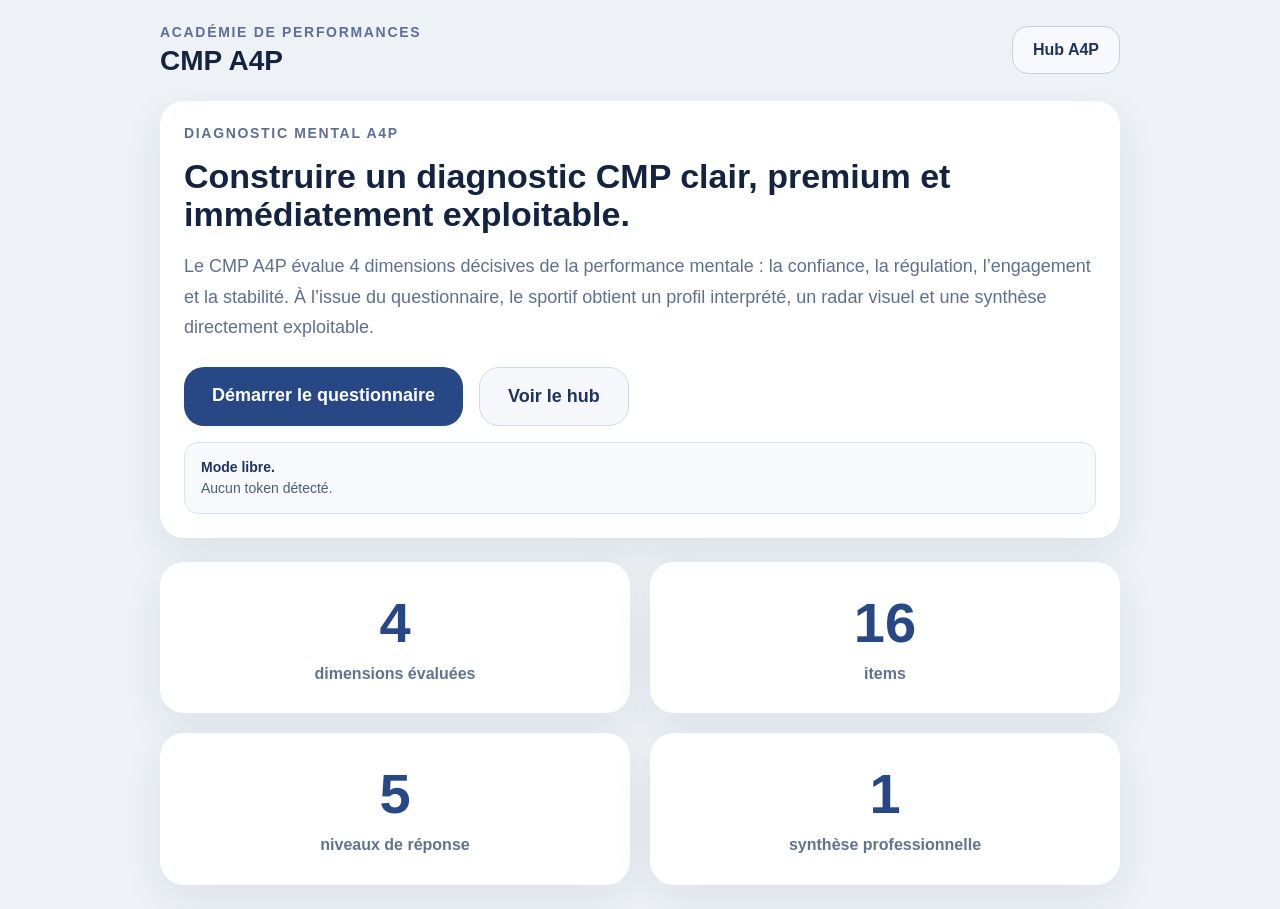
<file: index.html>
<!DOCTYPE html>
<html lang="fr">
<head>
  <meta charset="UTF-8" />
  <meta name="viewport" content="width=device-width, initial-scale=1.0" />
  <title>CMP A4P</title>
  <script src="js/config.js"></script>
  <style>
    body {
      margin: 0;
      font-family: Arial, sans-serif;
      background: #eef2f7;
      color: #1f2a44;
    }

    .page {
      max-width: 960px;
      margin: 0 auto;
      padding: 24px;
    }

    .topbar {
      display: flex;
      justify-content: space-between;
      align-items: center;
      gap: 16px;
      margin-bottom: 24px;
    }

    .brand {
      display: flex;
      flex-direction: column;
      gap: 6px;
    }

    .brand-top {
      font-size: 14px;
      font-weight: 700;
      letter-spacing: 0.12em;
      text-transform: uppercase;
      color: #5d6f96;
    }

    .brand-main {
      font-size: 28px;
      font-weight: 800;
      line-height: 1.1;
      color: #14233f;
    }

    .hub-btn {
      display: inline-block;
      padding: 14px 20px;
      border: 1px solid #c7d0e0;
      border-radius: 16px;
      background: #f7f9fc;
      color: #1f3560;
      text-decoration: none;
      font-weight: 700;
    }

    .card {
      background: white;
      border-radius: 24px;
      padding: 24px;
      box-shadow: 0 14px 40px rgba(21, 37, 69, 0.08);
      margin-bottom: 24px;
    }

    .eyebrow {
      color: #5d6f96;
      font-size: 14px;
      font-weight: 700;
      letter-spacing: 0.12em;
      text-transform: uppercase;
      margin-bottom: 16px;
    }

    h1 {
      font-size: 34px;
      line-height: 1.12;
      margin: 0 0 18px;
      color: #14233f;
    }

    .lead {
      font-size: 18px;
      line-height: 1.7;
      color: #5f6f8e;
      margin-bottom: 24px;
    }

    .btn-row {
      display: flex;
      gap: 16px;
      flex-wrap: wrap;
      margin-top: 24px;
    }

    .btn-primary,
    .btn-secondary {
      display: inline-block;
      padding: 18px 28px;
      border-radius: 20px;
      text-decoration: none;
      font-weight: 700;
      text-align: center;
      font-size: 18px;
    }

    .btn-primary {
      background: #274885;
      color: white;
    }

    .btn-secondary {
      background: #f5f7fb;
      color: #1f3560;
      border: 1px solid #d3dae8;
    }

    .grid {
      display: grid;
      grid-template-columns: repeat(2, minmax(0, 1fr));
      gap: 20px;
    }

    .mini-card {
      background: white;
      border-radius: 24px;
      padding: 28px 20px;
      text-align: center;
      box-shadow: 0 14px 40px rgba(21, 37, 69, 0.08);
    }

    .mini-number {
      font-size: 56px;
      font-weight: 800;
      color: #274885;
      margin-bottom: 8px;
    }

    .mini-label {
      font-size: 16px;
      line-height: 1.4;
      color: #63728e;
      font-weight: 700;
    }

    .context-box {
      margin-top: 16px;
      padding: 14px 16px;
      border-radius: 14px;
      background: #f7f9fc;
      border: 1px solid #dde4f0;
      color: #4c5d7d;
      font-size: 14px;
      line-height: 1.5;
    }

    .context-box strong {
      color: #1f3560;
    }

    @media (max-width: 700px) {
      h1 {
        font-size: 26px;
      }

      .grid {
        grid-template-columns: 1fr;
      }

      .topbar {
        align-items: flex-start;
        flex-direction: column;
      }

      .brand-main {
        font-size: 24px;
      }
    }
  </style>
</head>
<body>
  <main class="page">
    <header class="topbar">
      <div class="brand">
        <div class="brand-top">Académie de performances</div>
        <div class="brand-main">CMP A4P</div>
      </div>

      <a class="hub-btn" href="hub.html">Hub A4P</a>
    </header>

    <section class="card">
      <div class="eyebrow">Diagnostic mental A4P</div>
      <h1>Construire un diagnostic CMP clair, premium et immédiatement exploitable.</h1>
      <p class="lead">
        Le CMP A4P évalue 4 dimensions décisives de la performance mentale :
        la confiance, la régulation, l’engagement et la stabilité.
        À l’issue du questionnaire, le sportif obtient un profil interprété,
        un radar visuel et une synthèse directement exploitable.
      </p>

      <div class="btn-row">
        <a id="start-test-btn" class="btn-primary" href="test.html">Démarrer le questionnaire</a>
        <a class="btn-secondary" href="hub.html">Voir le hub</a>
      </div>

      <div id="context-box" class="context-box" style="display:none;"></div>
    </section>

    <section class="grid">
      <div class="mini-card">
        <div class="mini-number">4</div>
        <div class="mini-label">dimensions évaluées</div>
      </div>
      <div class="mini-card">
        <div class="mini-number">16</div>
        <div class="mini-label">items</div>
      </div>
      <div class="mini-card">
        <div class="mini-number">5</div>
        <div class="mini-label">niveaux de réponse</div>
      </div>
      <div class="mini-card">
        <div class="mini-number">1</div>
        <div class="mini-label">synthèse professionnelle</div>
      </div>
    </section>
  </main>

  <script>
    (function () {
      const btn = document.getElementById('start-test-btn');
      const box = document.getElementById('context-box');
      if (!btn) return;

      const params = new URLSearchParams(window.location.search);

      const token = params.get('token') || '';
      const moduleName = params.get('module') || 'CMP';
      const playerId = params.get('playerId') || '';
      const teamId = params.get('teamId') || '';
      const clubId = params.get('clubId') || '';

      const context = {
        token,
        module: moduleName,
        playerId,
        teamId,
        clubId
      };

      const hasContext = token || playerId || teamId || clubId;

      if (hasContext) {
        localStorage.setItem('cmp_passation_context', JSON.stringify(context));
        localStorage.setItem('cmp_token', token || '');
      }

      const nextParams = new URLSearchParams();
      if (token) nextParams.set('token', token);
      if (moduleName) nextParams.set('module', moduleName);
      if (playerId) nextParams.set('playerId', playerId);
      if (teamId) nextParams.set('teamId', teamId);
      if (clubId) nextParams.set('clubId', clubId);

      const query = nextParams.toString();
      btn.href = query ? `test.html?${query}` : 'test.html';

      if (box) {
        box.style.display = 'block';
        box.innerHTML = hasContext
          ? `<strong>Passation sécurisée détectée.</strong><br>Token : ${token || '(vide)'}`
          : `<strong>Mode libre.</strong><br>Aucun token détecté.`;
      }
    })();
  </script>
</body>
</html>
</file>
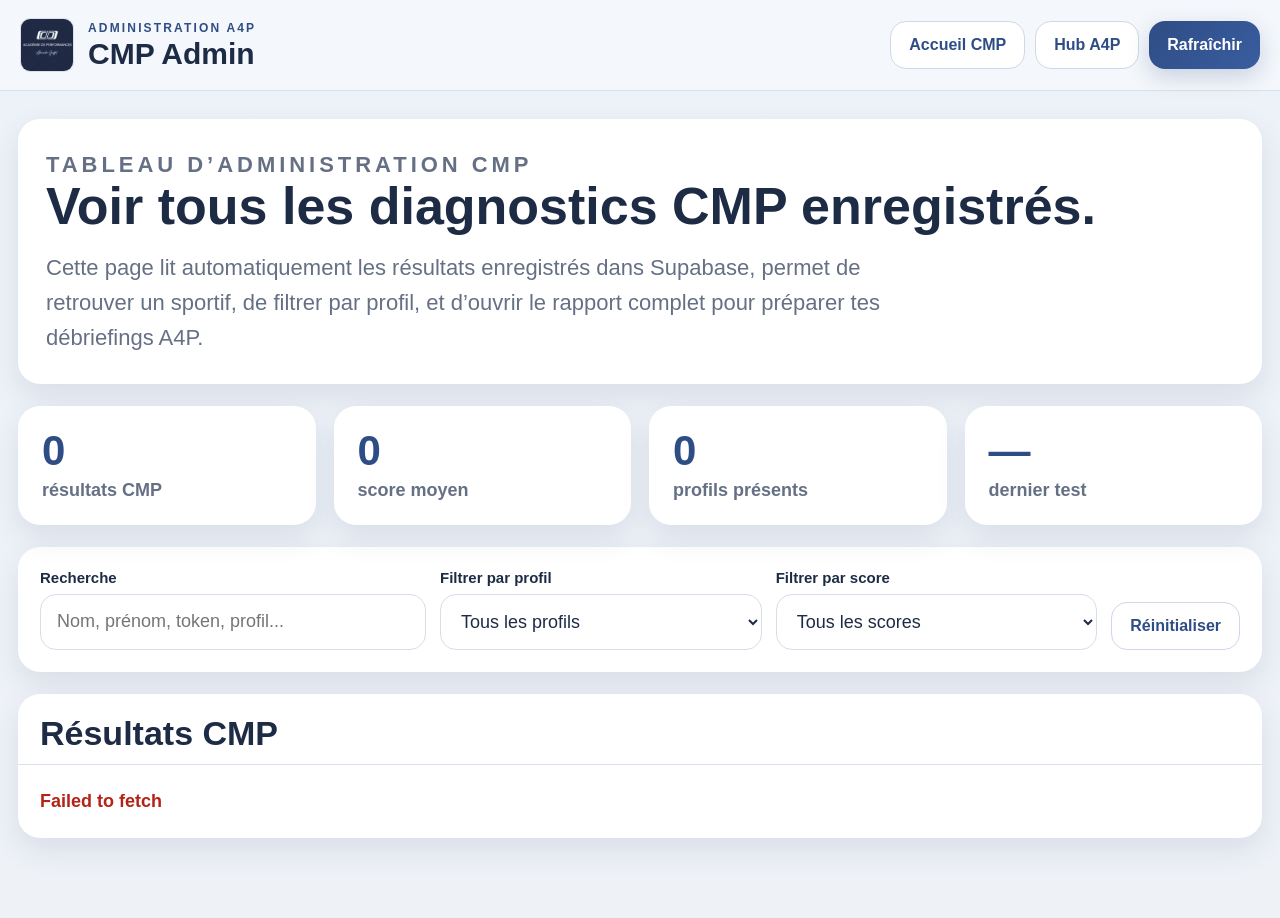
<file: admin-cmp.html>
<!DOCTYPE html>
<html lang="fr">
<head>
  <meta charset="UTF-8" />
  <meta name="viewport" content="width=device-width, initial-scale=1.0" />
  <title>Admin CMP A4P</title>

  <style>
    :root {
      --bg: #eef2f7;
      --card: #ffffff;
      --ink: #1e2b45;
      --muted: #667085;
      --line: #d9e1ec;
      --primary: #2f4d85;
      --primary-2: #6f8fd8;
      --pill: #eef2fa;
      --danger: #b42318;
      --success: #067647;
      --shadow: 0 12px 30px rgba(31, 53, 96, 0.10);
      --radius: 22px;
    }

    * {
      box-sizing: border-box;
    }

    body {
      margin: 0;
      font-family: Inter, Arial, sans-serif;
      background: linear-gradient(180deg, #edf2f8 0%, #eef2f7 100%);
      color: var(--ink);
    }

    .topbar {
      background: #f4f7fb;
      border-bottom: 1px solid var(--line);
      padding: 18px 20px;
      display: flex;
      align-items: center;
      justify-content: space-between;
      gap: 12px;
      position: sticky;
      top: 0;
      z-index: 20;
    }

    .topbar-left {
      display: flex;
      align-items: center;
      gap: 14px;
      min-width: 0;
    }

    .logo {
      width: 54px;
      height: 54px;
      border-radius: 10px;
      object-fit: cover;
      background: #fff;
      border: 1px solid var(--line);
      flex: 0 0 auto;
    }

    .brand {
      min-width: 0;
    }

    .brand-top {
      font-size: 12px;
      font-weight: 800;
      letter-spacing: 0.18em;
      color: var(--primary);
      text-transform: uppercase;
      margin-bottom: 4px;
    }

    .brand-title {
      font-size: 30px;
      font-weight: 800;
      line-height: 1;
      margin: 0;
      color: var(--ink);
    }

    .topbar-actions {
      display: flex;
      gap: 10px;
      flex-wrap: wrap;
      justify-content: flex-end;
    }

    .btn {
      appearance: none;
      border: none;
      cursor: pointer;
      text-decoration: none;
      display: inline-flex;
      align-items: center;
      justify-content: center;
      gap: 8px;
      padding: 14px 18px;
      border-radius: 16px;
      font-weight: 700;
      font-size: 16px;
      transition: 0.18s ease;
    }

    .btn-primary {
      background: linear-gradient(135deg, var(--primary) 0%, #395da0 100%);
      color: #fff;
      box-shadow: 0 8px 22px rgba(47, 77, 133, 0.22);
    }

    .btn-secondary {
      background: #fff;
      color: var(--primary);
      border: 1px solid #cfd8e6;
    }

    .btn:hover {
      transform: translateY(-1px);
    }

    .page {
      max-width: 1280px;
      margin: 0 auto;
      padding: 28px 18px 80px;
    }

    .hero {
      background: var(--card);
      border-radius: var(--radius);
      padding: 28px;
      box-shadow: var(--shadow);
      margin-bottom: 22px;
    }

    .eyebrow {
      font-size: 14px;
      font-weight: 800;
      letter-spacing: 0.18em;
      text-transform: uppercase;
      color: #7281a7;
      margin: 0 0 12px;
    }

    .hero h1 {
      font-size: 52px;
      line-height: 0.96;
      margin: 0 0 18px;
      color: var(--ink);
    }

    .hero p {
      font-size: 22px;
      line-height: 1.6;
      color: var(--muted);
      margin: 0;
      max-width: 900px;
    }

    .stats {
      display: grid;
      grid-template-columns: repeat(4, minmax(0, 1fr));
      gap: 18px;
      margin: 22px 0;
    }

    .stat-card {
      background: var(--card);
      border-radius: var(--radius);
      padding: 24px;
      box-shadow: var(--shadow);
    }

    .stat-value {
      font-size: 42px;
      font-weight: 800;
      color: var(--primary);
      line-height: 1;
      margin-bottom: 8px;
    }

    .stat-label {
      font-size: 18px;
      color: var(--muted);
      font-weight: 600;
    }

    .filters {
      background: var(--card);
      border-radius: var(--radius);
      padding: 22px;
      box-shadow: var(--shadow);
      margin-bottom: 22px;
      display: grid;
      grid-template-columns: 1.2fr 1fr 1fr auto;
      gap: 14px;
      align-items: end;
    }

    .field {
      display: grid;
      gap: 8px;
    }

    .field label {
      font-size: 15px;
      font-weight: 700;
      color: var(--ink);
    }

    .input,
    .select {
      width: 100%;
      border: 1px solid #d7deea;
      border-radius: 16px;
      background: #fff;
      min-height: 56px;
      padding: 14px 16px;
      font-size: 18px;
      color: var(--ink);
      outline: none;
    }

    .input:focus,
    .select:focus {
      border-color: #91a7d7;
      box-shadow: 0 0 0 4px rgba(111, 143, 216, 0.12);
    }

    .table-card {
      background: var(--card);
      border-radius: var(--radius);
      box-shadow: var(--shadow);
      overflow: hidden;
    }

    .table-head {
      padding: 22px 22px 14px;
      border-bottom: 1px solid var(--line);
    }

    .table-head h2 {
      margin: 0;
      font-size: 34px;
      line-height: 1;
      color: var(--ink);
    }

    .table-wrap {
      overflow: auto;
      -webkit-overflow-scrolling: touch;
    }

    table {
      width: 100%;
      min-width: 1080px;
      border-collapse: collapse;
    }

    th,
    td {
      text-align: left;
      vertical-align: top;
      padding: 16px 18px;
      border-bottom: 1px solid #e8edf5;
      font-size: 16px;
    }

    th {
      background: #f8fafd;
      color: #52607d;
      font-size: 14px;
      text-transform: uppercase;
      letter-spacing: 0.08em;
      font-weight: 800;
      position: sticky;
      top: 0;
      z-index: 1;
    }

    tr:hover td {
      background: #fbfcff;
    }

    .pill {
      display: inline-flex;
      align-items: center;
      gap: 8px;
      background: var(--pill);
      color: var(--primary);
      border-radius: 999px;
      padding: 10px 14px;
      font-weight: 800;
      line-height: 1;
      white-space: nowrap;
    }

    .score-pill {
      min-width: 78px;
      justify-content: center;
    }

    .mono {
      font-family: ui-monospace, SFMono-Regular, Menlo, Monaco, Consolas, monospace;
      font-size: 14px;
      word-break: break-all;
      color: #51617f;
    }

    .muted {
      color: var(--muted);
    }

    .empty,
    .loading,
    .error-box {
      padding: 26px 22px;
      font-size: 18px;
    }

    .loading {
      color: var(--muted);
    }

    .error-box {
      color: var(--danger);
      font-weight: 700;
    }

    .hidden {
      display: none !important;
    }

    .modal-backdrop {
      position: fixed;
      inset: 0;
      background: rgba(15, 23, 42, 0.56);
      display: flex;
      align-items: center;
      justify-content: center;
      padding: 18px;
      z-index: 100;
    }

    .modal {
      width: min(1000px, 100%);
      max-height: 88vh;
      overflow: auto;
      background: #fff;
      border-radius: 24px;
      box-shadow: 0 24px 60px rgba(0, 0, 0, 0.25);
    }

    .modal-header {
      padding: 22px 24px;
      border-bottom: 1px solid var(--line);
      display: flex;
      justify-content: space-between;
      align-items: center;
      gap: 16px;
      position: sticky;
      top: 0;
      background: #fff;
      z-index: 2;
    }

    .modal-title {
      margin: 0;
      font-size: 28px;
      line-height: 1.05;
    }

    .modal-body {
      padding: 22px 24px 28px;
    }

    .report-grid {
      display: grid;
      grid-template-columns: repeat(2, minmax(0, 1fr));
      gap: 18px;
      margin-bottom: 22px;
    }

    .report-card {
      background: #f8fafd;
      border: 1px solid #e3eaf5;
      border-radius: 18px;
      padding: 18px;
    }

    .report-card h3 {
      margin: 0 0 12px;
      font-size: 18px;
    }

    .report-card p,
    .report-card li {
      font-size: 16px;
      line-height: 1.6;
      color: #334155;
    }

    .report-card ul {
      margin: 0;
      padding-left: 20px;
    }

    .json-box {
      background: #0c244b;
      color: #eef4ff;
      border-radius: 18px;
      padding: 18px;
      overflow: auto;
      white-space: pre-wrap;
      word-break: break-word;
      font-family: ui-monospace, SFMono-Regular, Menlo, Monaco, Consolas, monospace;
      font-size: 14px;
      line-height: 1.6;
    }

    @media (max-width: 980px) {
      .hero h1 {
        font-size: 42px;
      }

      .hero p {
        font-size: 20px;
      }

      .stats {
        grid-template-columns: repeat(2, minmax(0, 1fr));
      }

      .filters {
        grid-template-columns: 1fr;
      }

      .report-grid {
        grid-template-columns: 1fr;
      }

      .topbar {
        align-items: flex-start;
        flex-direction: column;
      }

      .topbar-actions {
        width: 100%;
        justify-content: stretch;
      }

      .topbar-actions .btn {
        flex: 1 1 auto;
      }
    }

    @media (max-width: 640px) {
      .hero h1 {
        font-size: 34px;
      }

      .hero p {
        font-size: 18px;
      }

      .stats {
        grid-template-columns: 1fr;
      }

      .stat-value {
        font-size: 36px;
      }

      .brand-title {
        font-size: 24px;
      }
    }
  </style>
</head>
<body>
  <header class="topbar">
    <div class="topbar-left">
      <img
        class="logo"
        src="assets/logo-a4p.png"
        alt="Logo A4P"
        onerror="this.onerror=null;this.src='assets/logo-a4p.jpg';"
      />
      <div class="brand">
        <div class="brand-top">Administration A4P</div>
        <h1 class="brand-title">CMP Admin</h1>
      </div>
    </div>

    <div class="topbar-actions">
      <a class="btn btn-secondary" href="index.html">Accueil CMP</a>
      <a class="btn btn-secondary" href="hub.html">Hub A4P</a>
      <button class="btn btn-primary" id="btn-refresh">Rafraîchir</button>
    </div>
  </header>

  <main class="page">
    <section class="hero">
      <p class="eyebrow">Tableau d’administration CMP</p>
      <h1>Voir tous les diagnostics CMP enregistrés.</h1>
      <p>
        Cette page lit automatiquement les résultats enregistrés dans Supabase,
        permet de retrouver un sportif, de filtrer par profil, et d’ouvrir le rapport
        complet pour préparer tes débriefings A4P.
      </p>
    </section>

    <section class="stats">
      <article class="stat-card">
        <div class="stat-value" id="stat-total">0</div>
        <div class="stat-label">résultats CMP</div>
      </article>
      <article class="stat-card">
        <div class="stat-value" id="stat-avg">0</div>
        <div class="stat-label">score moyen</div>
      </article>
      <article class="stat-card">
        <div class="stat-value" id="stat-profiles">0</div>
        <div class="stat-label">profils présents</div>
      </article>
      <article class="stat-card">
        <div class="stat-value" id="stat-latest">—</div>
        <div class="stat-label">dernier test</div>
      </article>
    </section>

    <section class="filters">
      <div class="field">
        <label for="search-input">Recherche</label>
        <input
          id="search-input"
          class="input"
          type="text"
          placeholder="Nom, prénom, token, profil..."
        />
      </div>

      <div class="field">
        <label for="profile-filter">Filtrer par profil</label>
        <select id="profile-filter" class="select">
          <option value="">Tous les profils</option>
        </select>
      </div>

      <div class="field">
        <label for="score-filter">Filtrer par score</label>
        <select id="score-filter" class="select">
          <option value="">Tous les scores</option>
          <option value="lt50">&lt; 50</option>
          <option value="50to69">50 à 69</option>
          <option value="70plus">70 et +</option>
        </select>
      </div>

      <div class="field">
        <label>&nbsp;</label>
        <button class="btn btn-secondary" id="btn-reset-filters">Réinitialiser</button>
      </div>
    </section>

    <section class="table-card">
      <div class="table-head">
        <h2>Résultats CMP</h2>
      </div>

      <div id="loading-box" class="loading">Chargement des résultats Supabase…</div>
      <div id="error-box" class="error-box hidden"></div>

      <div id="table-container" class="table-wrap hidden">
        <table>
          <thead>
            <tr>
              <th>Date</th>
              <th>Prénom</th>
              <th>Nom</th>
              <th>Club / structure</th>
              <th>Profil</th>
              <th>Score</th>
              <th>Token</th>
              <th>Action</th>
            </tr>
          </thead>
          <tbody id="results-body"></tbody>
        </table>
      </div>

      <div id="empty-box" class="empty hidden">
        Aucun résultat CMP trouvé.
      </div>
    </section>
  </main>

  <div id="modal-backdrop" class="modal-backdrop hidden">
    <div class="modal">
      <div class="modal-header">
        <h2 class="modal-title" id="modal-title">Rapport CMP</h2>
        <button class="btn btn-secondary" id="btn-close-modal">Fermer</button>
      </div>
      <div class="modal-body" id="modal-body"></div>
    </div>
  </div>

  <script src="js/config.js"></script>
  <script>
    (function () {
      const loadingBox = document.getElementById('loading-box');
      const errorBox = document.getElementById('error-box');
      const emptyBox = document.getElementById('empty-box');
      const tableContainer = document.getElementById('table-container');
      const resultsBody = document.getElementById('results-body');

      const statTotal = document.getElementById('stat-total');
      const statAvg = document.getElementById('stat-avg');
      const statProfiles = document.getElementById('stat-profiles');
      const statLatest = document.getElementById('stat-latest');

      const searchInput = document.getElementById('search-input');
      const profileFilter = document.getElementById('profile-filter');
      const scoreFilter = document.getElementById('score-filter');

      const btnRefresh = document.getElementById('btn-refresh');
      const btnResetFilters = document.getElementById('btn-reset-filters');

      const modalBackdrop = document.getElementById('modal-backdrop');
      const modalTitle = document.getElementById('modal-title');
      const modalBody = document.getElementById('modal-body');
      const btnCloseModal = document.getElementById('btn-close-modal');

      let allRows = [];
      let filteredRows = [];

      function getSupabaseUrl() {
        return window.CMP_SUPABASE_URL || '';
      }

      function getSupabaseAnonKey() {
        return window.CMP_SUPABASE_ANON_KEY || '';
      }

      function safeJsonParse(value, fallback) {
        try {
          if (value == null) return fallback;
          if (typeof value === 'object') return value;
          return JSON.parse(value);
        } catch (error) {
          return fallback;
        }
      }

      function escapeHtml(str) {
        return String(str || '').replace(/[&<>"']/g, function (char) {
          return {
            '&': '&amp;',
            '<': '&lt;',
            '>': '&gt;',
            '"': '&quot;',
            "'": '&#39;'
          }[char];
        });
      }

      function formatDate(value) {
        if (!value) return '—';
        const date = new Date(value);
        if (Number.isNaN(date.getTime())) return value;
        return date.toLocaleString('fr-FR');
      }

      function updateStats(rows) {
        statTotal.textContent = String(rows.length);

        const validScores = rows
          .map((row) => Number(row.score_global))
          .filter((value) => !Number.isNaN(value));

        const avg = validScores.length
          ? Math.round(validScores.reduce((sum, value) => sum + value, 0) / validScores.length)
          : 0;

        statAvg.textContent = String(avg);

        const profiles = new Set(
          rows
            .map((row) => row.profile_label || row.profile_code || '')
            .filter(Boolean)
        );

        statProfiles.textContent = String(profiles.size);

        statLatest.textContent = rows.length ? formatDate(rows[0].created_at) : '—';
      }

      function fillProfileFilter(rows) {
        const currentValue = profileFilter.value;
        const profiles = Array.from(
          new Set(
            rows
              .map((row) => row.profile_label || row.profile_code || '')
              .filter(Boolean)
          )
        ).sort((a, b) => a.localeCompare(b, 'fr'));

        profileFilter.innerHTML = '<option value="">Tous les profils</option>' +
          profiles.map((profile) => `<option value="${escapeHtml(profile)}">${escapeHtml(profile)}</option>`).join('');

        profileFilter.value = profiles.includes(currentValue) ? currentValue : '';
      }

      function matchScoreFilter(row, filterValue) {
        const score = Number(row.score_global || 0);

        if (!filterValue) return true;
        if (filterValue === 'lt50') return score < 50;
        if (filterValue === '50to69') return score >= 50 && score <= 69;
        if (filterValue === '70plus') return score >= 70;

        return true;
      }

      function applyFilters() {
        const search = (searchInput.value || '').trim().toLowerCase();
        const profile = profileFilter.value || '';
        const score = scoreFilter.value || '';

        filteredRows = allRows.filter((row) => {
          const haystack = [
            row.firstname,
            row.lastname,
            row.club_structure,
            row.profile_label,
            row.profile_code,
            row.token
          ]
            .filter(Boolean)
            .join(' ')
            .toLowerCase();

          const matchSearch = !search || haystack.includes(search);
          const matchProfile =
            !profile || (row.profile_label || row.profile_code || '') === profile;
          const matchScore = matchScoreFilter(row, score);

          return matchSearch && matchProfile && matchScore;
        });

        renderTable(filteredRows);
        updateStats(filteredRows);
      }

      function renderTable(rows) {
        resultsBody.innerHTML = '';

        if (!rows.length) {
          tableContainer.classList.add('hidden');
          emptyBox.classList.remove('hidden');
          return;
        }

        emptyBox.classList.add('hidden');
        tableContainer.classList.remove('hidden');

        rows.forEach((row) => {
          const tr = document.createElement('tr');

          tr.innerHTML = `
            <td>${escapeHtml(formatDate(row.created_at))}</td>
            <td>${escapeHtml(row.firstname || '—')}</td>
            <td>${escapeHtml(row.lastname || '—')}</td>
            <td>${escapeHtml(row.club_structure || '—')}</td>
            <td>
              <span class="pill">${escapeHtml(row.profile_label || row.profile_code || '—')}</span>
            </td>
            <td>
              <span class="pill score-pill">${escapeHtml(row.score_global != null ? row.score_global : '—')}</span>
            </td>
            <td><span class="mono">${escapeHtml(row.token || '—')}</span></td>
            <td><button class="btn btn-secondary btn-open-report">Voir rapport</button></td>
          `;

          tr.querySelector('.btn-open-report').addEventListener('click', function () {
            openModal(row);
          });

          resultsBody.appendChild(tr);
        });
      }

      function renderList(title, items) {
        if (!Array.isArray(items) || !items.length) return '';
        return `
          <div class="report-card">
            <h3>${escapeHtml(title)}</h3>
            <ul>
              ${items.map((item) => `<li>${escapeHtml(item)}</li>`).join('')}
            </ul>
          </div>
        `;
      }

      function openModal(row) {
        const report =
          safeJsonParse(row.full_report, null) ||
          safeJsonParse(row.raw_data, null) ||
          null;

        const name = [row.firstname, row.lastname].filter(Boolean).join(' ') || 'Sportif';
        modalTitle.textContent = `Rapport CMP — ${name}`;

        if (!report) {
          modalBody.innerHTML = `
            <div class="report-card">
              <h3>Rapport indisponible</h3>
              <p>Aucune donnée détaillée exploitable n’a été trouvée dans <code>full_report</code> ou <code>raw_data</code>.</p>
            </div>
          `;
          modalBackdrop.classList.remove('hidden');
          return;
        }

        const dimensions = report.dimensions || {};
        const identity = report.identity || {};

        modalBody.innerHTML = `
          <div class="report-grid">
            <div class="report-card">
              <h3>Identité</h3>
              <p><strong>Prénom :</strong> ${escapeHtml(identity.prenom || row.firstname || '—')}</p>
              <p><strong>Nom :</strong> ${escapeHtml(identity.nom || row.lastname || '—')}</p>
              <p><strong>Club / structure :</strong> ${escapeHtml(identity.club || row.club_structure || '—')}</p>
              <p><strong>Token :</strong> <span class="mono">${escapeHtml(row.token || '—')}</span></p>
            </div>

            <div class="report-card">
              <h3>Synthèse</h3>
              <p><strong>Profil :</strong> ${escapeHtml(report.profil_nom || row.profile_label || '—')}</p>
              <p><strong>Code profil :</strong> ${escapeHtml(report.profil_code || row.profile_code || '—')}</p>
              <p><strong>Score global :</strong> ${escapeHtml(report.score_global != null ? report.score_global : row.score_global)}</p>
              <p><strong>Confiance :</strong> ${escapeHtml(dimensions.confiance != null ? dimensions.confiance : '—')}</p>
              <p><strong>Régulation :</strong> ${escapeHtml(dimensions.regulation != null ? dimensions.regulation : '—')}</p>
              <p><strong>Engagement :</strong> ${escapeHtml(dimensions.engagement != null ? dimensions.engagement : '—')}</p>
              <p><strong>Stabilité :</strong> ${escapeHtml(dimensions.stabilite != null ? dimensions.stabilite : '—')}</p>
            </div>
          </div>

          <div class="report-grid">
            <div class="report-card">
              <h3>Lecture synthétique</h3>
              <p>${escapeHtml(report.lecture_synthetique || report.resume_court || '—')}</p>
            </div>
            <div class="report-card">
              <h3>Fonctionnement mental dominant</h3>
              <p>${escapeHtml(report.fonctionnement_mental || '—')}</p>
            </div>
          </div>

          <div class="report-grid">
            <div class="report-card">
              <h3>Comportement en situation de performance</h3>
              <p>${escapeHtml(report.comportement_performance || '—')}</p>
            </div>
            <div class="report-card">
              <h3>Réaction sous pression</h3>
              <p>${escapeHtml(report.reaction_pression || '—')}</p>
            </div>
          </div>

          <div class="report-grid">
            ${renderList('Forces mentales', report.forces)}
            ${renderList('Points de vigilance', report.vigilances)}
          </div>

          <div class="report-grid">
            ${renderList('Leviers de progression', report.leviers)}
          </div>

          <div class="report-card">
            <h3>Donnée JSON complète</h3>
            <div class="json-box">${escapeHtml(JSON.stringify(report, null, 2))}</div>
          </div>
        `;

        modalBackdrop.classList.remove('hidden');
      }

      function closeModal() {
        modalBackdrop.classList.add('hidden');
        modalBody.innerHTML = '';
      }

      async function fetchCmpResults() {
        const supabaseUrl = getSupabaseUrl();
        const supabaseKey = getSupabaseAnonKey();

        if (!supabaseUrl || !supabaseKey) {
          throw new Error('Configuration Supabase CMP manquante dans js/config.js');
        }

        const query =
          'select=id,token,module,firstname,lastname,email,club_structure,profile_code,profile_label,score_global,confiance,regulation,engagement,stabilite,full_report,raw_data,created_at' +
          '&module=eq.CMP' +
          '&order=created_at.desc';

        const response = await fetch(`${supabaseUrl}/rest/v1/cmp_results?${query}`, {
          method: 'GET',
          headers: {
            apikey: supabaseKey,
            Authorization: `Bearer ${supabaseKey}`,
            'Content-Type': 'application/json'
          }
        });

        if (!response.ok) {
          const errorText = await response.text();
          throw new Error(errorText || 'Impossible de lire les résultats CMP');
        }

        return await response.json();
      }

      async function loadPage() {
        loadingBox.classList.remove('hidden');
        errorBox.classList.add('hidden');
        tableContainer.classList.add('hidden');
        emptyBox.classList.add('hidden');

        try {
          const rows = await fetchCmpResults();
          allRows = Array.isArray(rows) ? rows : [];

          fillProfileFilter(allRows);
          applyFilters();
        } catch (error) {
          errorBox.textContent = error.message || 'Erreur inconnue';
          errorBox.classList.remove('hidden');
        } finally {
          loadingBox.classList.add('hidden');
        }
      }

      searchInput.addEventListener('input', applyFilters);
      profileFilter.addEventListener('change', applyFilters);
      scoreFilter.addEventListener('change', applyFilters);

      btnResetFilters.addEventListener('click', function () {
        searchInput.value = '';
        profileFilter.value = '';
        scoreFilter.value = '';
        applyFilters();
      });

      btnRefresh.addEventListener('click', loadPage);
      btnCloseModal.addEventListener('click', closeModal);
      modalBackdrop.addEventListener('click', function (event) {
        if (event.target === modalBackdrop) closeModal();
      });

      document.addEventListener('keydown', function (event) {
        if (event.key === 'Escape') closeModal();
      });

      loadPage();
    })();
  </script>
</body>
</html>
</file>
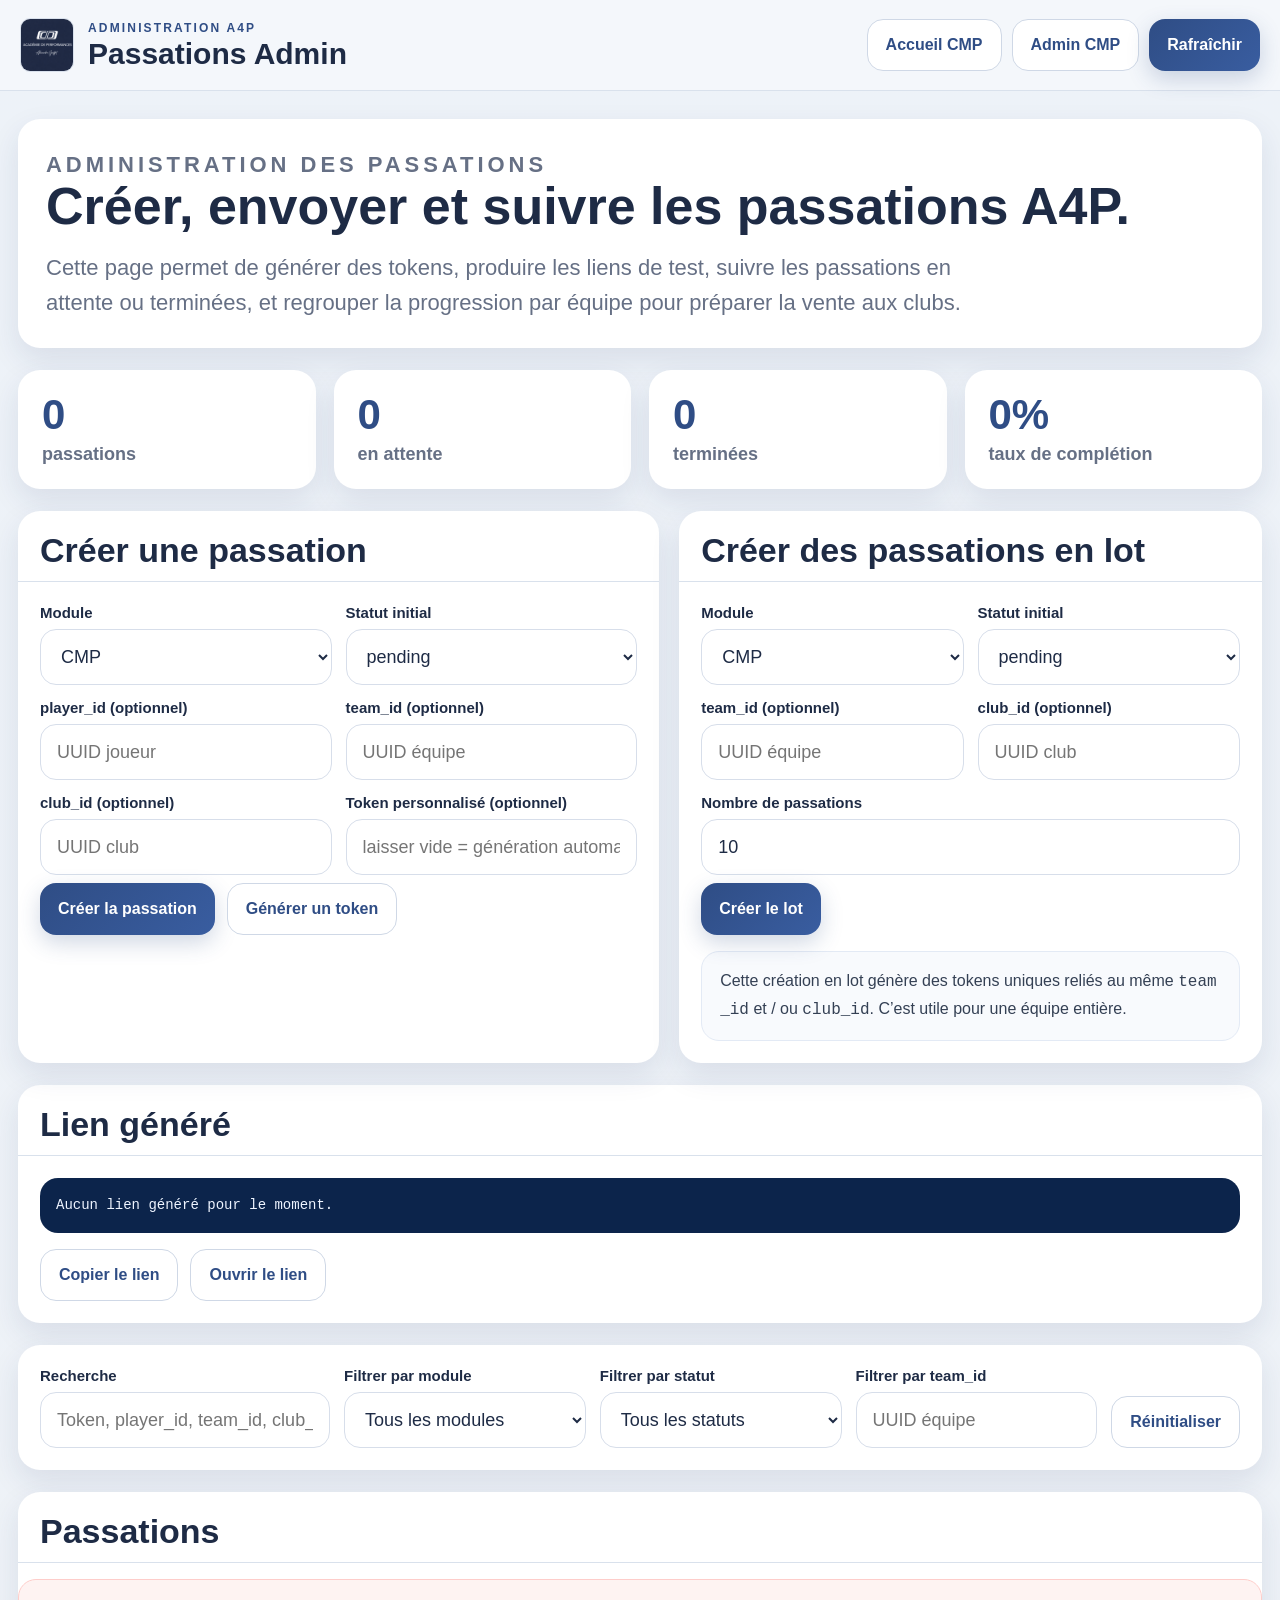
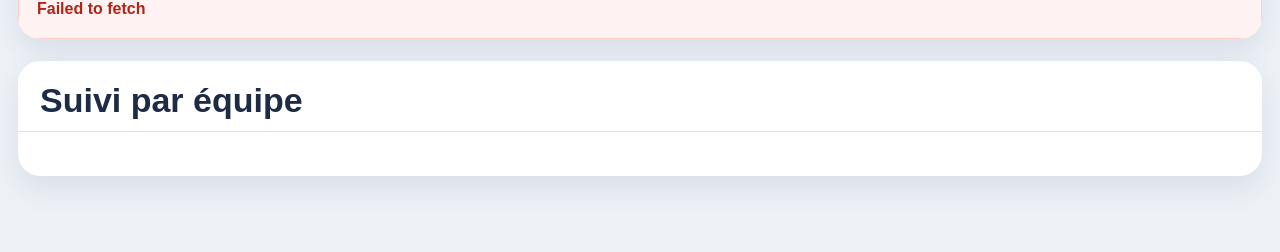
<file: admin-passations.html>
<!DOCTYPE html>
<html lang="fr">
<head>
  <meta charset="UTF-8" />
  <meta name="viewport" content="width=device-width, initial-scale=1.0" />
  <title>Admin Passations A4P</title>

  <style>
    :root {
      --bg: #eef2f7;
      --card: #ffffff;
      --ink: #1e2b45;
      --muted: #667085;
      --line: #d9e1ec;
      --primary: #2f4d85;
      --primary-2: #6f8fd8;
      --pill: #eef2fa;
      --success: #067647;
      --warning: #b54708;
      --danger: #b42318;
      --shadow: 0 12px 30px rgba(31, 53, 96, 0.10);
      --radius: 22px;
    }

    * { box-sizing: border-box; }

    body {
      margin: 0;
      font-family: Inter, Arial, sans-serif;
      background: linear-gradient(180deg, #edf2f8 0%, #eef2f7 100%);
      color: var(--ink);
    }

    .topbar {
      background: #f4f7fb;
      border-bottom: 1px solid var(--line);
      padding: 18px 20px;
      display: flex;
      align-items: center;
      justify-content: space-between;
      gap: 12px;
      position: sticky;
      top: 0;
      z-index: 20;
    }

    .topbar-left {
      display: flex;
      align-items: center;
      gap: 14px;
      min-width: 0;
    }

    .logo {
      width: 54px;
      height: 54px;
      border-radius: 10px;
      object-fit: cover;
      background: #fff;
      border: 1px solid var(--line);
      flex: 0 0 auto;
    }

    .brand {
      min-width: 0;
    }

    .brand-top {
      font-size: 12px;
      font-weight: 800;
      letter-spacing: 0.18em;
      color: var(--primary);
      text-transform: uppercase;
      margin-bottom: 4px;
    }

    .brand-title {
      font-size: 30px;
      font-weight: 800;
      line-height: 1;
      margin: 0;
      color: var(--ink);
    }

    .topbar-actions {
      display: flex;
      gap: 10px;
      flex-wrap: wrap;
      justify-content: flex-end;
    }

    .page {
      max-width: 1380px;
      margin: 0 auto;
      padding: 28px 18px 80px;
    }

    .hero,
    .card {
      background: var(--card);
      border-radius: var(--radius);
      box-shadow: var(--shadow);
    }

    .hero {
      padding: 28px;
      margin-bottom: 22px;
    }

    .eyebrow {
      font-size: 14px;
      font-weight: 800;
      letter-spacing: 0.18em;
      text-transform: uppercase;
      color: #7281a7;
      margin: 0 0 12px;
    }

    .hero h1 {
      font-size: 52px;
      line-height: 0.96;
      margin: 0 0 18px;
      color: var(--ink);
    }

    .hero p {
      font-size: 22px;
      line-height: 1.6;
      color: var(--muted);
      margin: 0;
      max-width: 960px;
    }

    .btn {
      appearance: none;
      border: none;
      cursor: pointer;
      text-decoration: none;
      display: inline-flex;
      align-items: center;
      justify-content: center;
      gap: 8px;
      padding: 14px 18px;
      border-radius: 16px;
      font-weight: 700;
      font-size: 16px;
      transition: 0.18s ease;
      min-height: 52px;
    }

    .btn-primary {
      background: linear-gradient(135deg, var(--primary) 0%, #395da0 100%);
      color: #fff;
      box-shadow: 0 8px 22px rgba(47, 77, 133, 0.22);
    }

    .btn-secondary {
      background: #fff;
      color: var(--primary);
      border: 1px solid #cfd8e6;
    }

    .btn-danger {
      background: #fff5f5;
      color: var(--danger);
      border: 1px solid #fecaca;
    }

    .btn:hover {
      transform: translateY(-1px);
    }

    .stats {
      display: grid;
      grid-template-columns: repeat(4, minmax(0, 1fr));
      gap: 18px;
      margin: 22px 0;
    }

    .stat-card {
      background: var(--card);
      border-radius: var(--radius);
      padding: 24px;
      box-shadow: var(--shadow);
    }

    .stat-value {
      font-size: 42px;
      font-weight: 800;
      color: var(--primary);
      line-height: 1;
      margin-bottom: 8px;
    }

    .stat-label {
      font-size: 18px;
      color: var(--muted);
      font-weight: 600;
    }

    .two-col {
      display: grid;
      grid-template-columns: 1.1fr 1fr;
      gap: 20px;
      margin-bottom: 22px;
    }

    .three-col {
      display: grid;
      grid-template-columns: repeat(3, minmax(0, 1fr));
      gap: 20px;
      margin-bottom: 22px;
    }

    .section-head {
      padding: 22px 22px 14px;
      border-bottom: 1px solid var(--line);
    }

    .section-head h2 {
      margin: 0;
      font-size: 34px;
      line-height: 1;
      color: var(--ink);
    }

    .section-body {
      padding: 22px;
    }

    .grid-form {
      display: grid;
      grid-template-columns: repeat(2, minmax(0, 1fr));
      gap: 14px;
    }

    .field {
      display: grid;
      gap: 8px;
    }

    .field.full {
      grid-column: 1 / -1;
    }

    .field label {
      font-size: 15px;
      font-weight: 700;
      color: var(--ink);
    }

    .input,
    .select,
    .textarea {
      width: 100%;
      border: 1px solid #d7deea;
      border-radius: 16px;
      background: #fff;
      min-height: 56px;
      padding: 14px 16px;
      font-size: 18px;
      color: var(--ink);
      outline: none;
      font-family: inherit;
    }

    .textarea {
      min-height: 140px;
      resize: vertical;
    }

    .input:focus,
    .select:focus,
    .textarea:focus {
      border-color: #91a7d7;
      box-shadow: 0 0 0 4px rgba(111, 143, 216, 0.12);
    }

    .actions-row {
      display: flex;
      gap: 12px;
      flex-wrap: wrap;
      margin-top: 8px;
    }

    .info-box {
      background: #f8fafd;
      border: 1px solid #e3eaf5;
      border-radius: 18px;
      padding: 16px 18px;
      color: #344054;
      font-size: 16px;
      line-height: 1.6;
    }

    .mono {
      font-family: ui-monospace, SFMono-Regular, Menlo, Monaco, Consolas, monospace;
      word-break: break-all;
    }

    .success-box,
    .error-box,
    .loading-box {
      border-radius: 18px;
      padding: 16px 18px;
      font-size: 16px;
      line-height: 1.6;
      margin-top: 16px;
    }

    .success-box {
      background: #ecfdf3;
      border: 1px solid #abefc6;
      color: var(--success);
      font-weight: 700;
    }

    .error-box {
      background: #fef3f2;
      border: 1px solid #fecdca;
      color: var(--danger);
      font-weight: 700;
    }

    .loading-box {
      background: #f8fafd;
      border: 1px solid #dbe6f4;
      color: var(--muted);
      font-weight: 700;
    }

    .hidden {
      display: none !important;
    }

    .filters {
      background: var(--card);
      border-radius: var(--radius);
      padding: 22px;
      box-shadow: var(--shadow);
      margin-bottom: 22px;
      display: grid;
      grid-template-columns: 1.2fr 1fr 1fr 1fr auto;
      gap: 14px;
      align-items: end;
    }

    .table-card {
      background: var(--card);
      border-radius: var(--radius);
      box-shadow: var(--shadow);
      overflow: hidden;
      margin-bottom: 22px;
    }

    .table-wrap {
      overflow: auto;
      -webkit-overflow-scrolling: touch;
    }

    table {
      width: 100%;
      min-width: 1320px;
      border-collapse: collapse;
    }

    th,
    td {
      text-align: left;
      vertical-align: top;
      padding: 16px 18px;
      border-bottom: 1px solid #e8edf5;
      font-size: 16px;
    }

    th {
      background: #f8fafd;
      color: #52607d;
      font-size: 14px;
      text-transform: uppercase;
      letter-spacing: 0.08em;
      font-weight: 800;
      position: sticky;
      top: 0;
      z-index: 1;
    }

    tr:hover td {
      background: #fbfcff;
    }

    .pill {
      display: inline-flex;
      align-items: center;
      justify-content: center;
      gap: 8px;
      background: var(--pill);
      color: var(--primary);
      border-radius: 999px;
      padding: 10px 14px;
      font-weight: 800;
      line-height: 1;
      white-space: nowrap;
    }

    .pill-success {
      background: #ecfdf3;
      color: var(--success);
    }

    .pill-warning {
      background: #fff7ed;
      color: var(--warning);
    }

    .team-grid {
      display: grid;
      grid-template-columns: repeat(3, minmax(0, 1fr));
      gap: 18px;
    }

    .team-card {
      background: #f8fafd;
      border: 1px solid #e3eaf5;
      border-radius: 18px;
      padding: 18px;
    }

    .team-card h3 {
      margin: 0 0 12px;
      font-size: 20px;
      line-height: 1.2;
      word-break: break-word;
    }

    .team-meta {
      display: grid;
      gap: 8px;
      color: #475467;
      font-size: 15px;
    }

    .link-box {
      background: #0c244b;
      color: #eef4ff;
      border-radius: 18px;
      padding: 16px;
      font-size: 14px;
      line-height: 1.7;
      word-break: break-all;
      font-family: ui-monospace, SFMono-Regular, Menlo, Monaco, Consolas, monospace;
    }

    .modal-backdrop {
      position: fixed;
      inset: 0;
      background: rgba(15, 23, 42, 0.56);
      display: flex;
      align-items: center;
      justify-content: center;
      padding: 18px;
      z-index: 100;
    }

    .modal {
      width: min(1000px, 100%);
      max-height: 88vh;
      overflow: auto;
      background: #fff;
      border-radius: 24px;
      box-shadow: 0 24px 60px rgba(0, 0, 0, 0.25);
    }

    .modal-header {
      padding: 22px 24px;
      border-bottom: 1px solid var(--line);
      display: flex;
      justify-content: space-between;
      align-items: center;
      gap: 16px;
      position: sticky;
      top: 0;
      background: #fff;
      z-index: 2;
    }

    .modal-title {
      margin: 0;
      font-size: 28px;
      line-height: 1.05;
    }

    .modal-body {
      padding: 22px 24px 28px;
    }

    @media (max-width: 1100px) {
      .two-col,
      .three-col,
      .team-grid {
        grid-template-columns: 1fr;
      }

      .filters {
        grid-template-columns: 1fr;
      }

      .grid-form {
        grid-template-columns: 1fr;
      }

      .stats {
        grid-template-columns: repeat(2, minmax(0, 1fr));
      }
    }

    @media (max-width: 760px) {
      .hero h1 {
        font-size: 36px;
      }

      .hero p {
        font-size: 18px;
      }

      .stats {
        grid-template-columns: 1fr;
      }

      .topbar {
        align-items: flex-start;
        flex-direction: column;
      }

      .topbar-actions {
        width: 100%;
      }

      .topbar-actions .btn {
        flex: 1 1 auto;
      }
    }
  </style>
</head>
<body>
  <header class="topbar">
    <div class="topbar-left">
      <img
        class="logo"
        src="assets/logo-a4p.png"
        alt="Logo A4P"
        onerror="this.onerror=null;this.src='assets/logo-a4p.jpg';"
      />
      <div class="brand">
        <div class="brand-top">Administration A4P</div>
        <h1 class="brand-title">Passations Admin</h1>
      </div>
    </div>

    <div class="topbar-actions">
      <a class="btn btn-secondary" href="index.html">Accueil CMP</a>
      <a class="btn btn-secondary" href="admin-cmp.html">Admin CMP</a>
      <button class="btn btn-primary" id="btn-refresh">Rafraîchir</button>
    </div>
  </header>

  <main class="page">
    <section class="hero">
      <p class="eyebrow">Administration des passations</p>
      <h1>Créer, envoyer et suivre les passations A4P.</h1>
      <p>
        Cette page permet de générer des tokens, produire les liens de test,
        suivre les passations en attente ou terminées, et regrouper la progression
        par équipe pour préparer la vente aux clubs.
      </p>
    </section>

    <section class="stats">
      <article class="stat-card">
        <div class="stat-value" id="stat-total">0</div>
        <div class="stat-label">passations</div>
      </article>
      <article class="stat-card">
        <div class="stat-value" id="stat-pending">0</div>
        <div class="stat-label">en attente</div>
      </article>
      <article class="stat-card">
        <div class="stat-value" id="stat-completed">0</div>
        <div class="stat-label">terminées</div>
      </article>
      <article class="stat-card">
        <div class="stat-value" id="stat-rate">0%</div>
        <div class="stat-label">taux de complétion</div>
      </article>
    </section>

    <section class="two-col">
      <section class="card">
        <div class="section-head">
          <h2>Créer une passation</h2>
        </div>
        <div class="section-body">
          <div class="grid-form">
            <div class="field">
              <label for="single-module">Module</label>
              <select id="single-module" class="select">
                <option value="CMP">CMP</option>
                <option value="PMP">PMP</option>
                <option value="PSYCHO">PSYCHO</option>
              </select>
            </div>

            <div class="field">
              <label for="single-status">Statut initial</label>
              <select id="single-status" class="select">
                <option value="pending">pending</option>
                <option value="completed">completed</option>
              </select>
            </div>

            <div class="field">
              <label for="single-player-id">player_id (optionnel)</label>
              <input id="single-player-id" class="input" type="text" placeholder="UUID joueur" />
            </div>

            <div class="field">
              <label for="single-team-id">team_id (optionnel)</label>
              <input id="single-team-id" class="input" type="text" placeholder="UUID équipe" />
            </div>

            <div class="field">
              <label for="single-club-id">club_id (optionnel)</label>
              <input id="single-club-id" class="input" type="text" placeholder="UUID club" />
            </div>

            <div class="field">
              <label for="single-token">Token personnalisé (optionnel)</label>
              <input id="single-token" class="input" type="text" placeholder="laisser vide = génération automatique" />
            </div>
          </div>

          <div class="actions-row">
            <button class="btn btn-primary" id="btn-create-single">Créer la passation</button>
            <button class="btn btn-secondary" id="btn-generate-single-token">Générer un token</button>
          </div>

          <div id="single-success" class="success-box hidden"></div>
          <div id="single-error" class="error-box hidden"></div>
        </div>
      </section>

      <section class="card">
        <div class="section-head">
          <h2>Créer des passations en lot</h2>
        </div>
        <div class="section-body">
          <div class="grid-form">
            <div class="field">
              <label for="bulk-module">Module</label>
              <select id="bulk-module" class="select">
                <option value="CMP">CMP</option>
                <option value="PMP">PMP</option>
                <option value="PSYCHO">PSYCHO</option>
              </select>
            </div>

            <div class="field">
              <label for="bulk-status">Statut initial</label>
              <select id="bulk-status" class="select">
                <option value="pending">pending</option>
                <option value="completed">completed</option>
              </select>
            </div>

            <div class="field">
              <label for="bulk-team-id">team_id (optionnel)</label>
              <input id="bulk-team-id" class="input" type="text" placeholder="UUID équipe" />
            </div>

            <div class="field">
              <label for="bulk-club-id">club_id (optionnel)</label>
              <input id="bulk-club-id" class="input" type="text" placeholder="UUID club" />
            </div>

            <div class="field full">
              <label for="bulk-count">Nombre de passations</label>
              <input id="bulk-count" class="input" type="number" min="1" max="200" value="10" />
            </div>
          </div>

          <div class="actions-row">
            <button class="btn btn-primary" id="btn-create-bulk">Créer le lot</button>
          </div>

          <div class="info-box" style="margin-top:16px;">
            Cette création en lot génère des tokens uniques reliés au même <span class="mono">team_id</span> et / ou <span class="mono">club_id</span>.
            C’est utile pour une équipe entière.
          </div>

          <div id="bulk-success" class="success-box hidden"></div>
          <div id="bulk-error" class="error-box hidden"></div>
        </div>
      </section>
    </section>

    <section class="card" style="margin-bottom:22px;">
      <div class="section-head">
        <h2>Lien généré</h2>
      </div>
      <div class="section-body">
        <div class="link-box" id="generated-link-box">Aucun lien généré pour le moment.</div>
        <div class="actions-row" style="margin-top:16px;">
          <button class="btn btn-secondary" id="btn-copy-generated-link">Copier le lien</button>
          <button class="btn btn-secondary" id="btn-open-generated-link">Ouvrir le lien</button>
        </div>
      </div>
    </section>

    <section class="filters">
      <div class="field">
        <label for="search-input">Recherche</label>
        <input id="search-input" class="input" type="text" placeholder="Token, player_id, team_id, club_id..." />
      </div>

      <div class="field">
        <label for="module-filter">Filtrer par module</label>
        <select id="module-filter" class="select">
          <option value="">Tous les modules</option>
          <option value="CMP">CMP</option>
          <option value="PMP">PMP</option>
          <option value="PSYCHO">PSYCHO</option>
        </select>
      </div>

      <div class="field">
        <label for="status-filter">Filtrer par statut</label>
        <select id="status-filter" class="select">
          <option value="">Tous les statuts</option>
          <option value="pending">pending</option>
          <option value="completed">completed</option>
        </select>
      </div>

      <div class="field">
        <label for="team-filter">Filtrer par team_id</label>
        <input id="team-filter" class="input" type="text" placeholder="UUID équipe" />
      </div>

      <div class="field">
        <label>&nbsp;</label>
        <button class="btn btn-secondary" id="btn-reset-filters">Réinitialiser</button>
      </div>
    </section>

    <section class="table-card">
      <div class="section-head">
        <h2>Passations</h2>
      </div>

      <div id="loading-box" class="loading-box">Chargement des passations…</div>
      <div id="error-box" class="error-box hidden"></div>

      <div id="table-container" class="table-wrap hidden">
        <table>
          <thead>
            <tr>
              <th>Date</th>
              <th>Module</th>
              <th>Statut</th>
              <th>player_id</th>
              <th>team_id</th>
              <th>club_id</th>
              <th>Token</th>
              <th>Résultat</th>
              <th>Action</th>
            </tr>
          </thead>
          <tbody id="passations-body"></tbody>
        </table>
      </div>

      <div id="empty-box" class="loading-box hidden">Aucune passation trouvée.</div>
    </section>

    <section class="card">
      <div class="section-head">
        <h2>Suivi par équipe</h2>
      </div>
      <div class="section-body">
        <div id="teams-empty" class="loading-box hidden">Aucune équipe détectée dans les passations.</div>
        <div id="teams-grid" class="team-grid"></div>
      </div>
    </section>
  </main>

  <div id="modal-backdrop" class="modal-backdrop hidden">
    <div class="modal">
      <div class="modal-header">
        <h2 class="modal-title" id="modal-title">Passation</h2>
        <button class="btn btn-secondary" id="btn-close-modal">Fermer</button>
      </div>
      <div class="modal-body" id="modal-body"></div>
    </div>
  </div>

  <script src="js/config.js"></script>
  <script>
    (function () {
      const statTotal = document.getElementById('stat-total');
      const statPending = document.getElementById('stat-pending');
      const statCompleted = document.getElementById('stat-completed');
      const statRate = document.getElementById('stat-rate');

      const btnRefresh = document.getElementById('btn-refresh');

      const singleModule = document.getElementById('single-module');
      const singleStatus = document.getElementById('single-status');
      const singlePlayerId = document.getElementById('single-player-id');
      const singleTeamId = document.getElementById('single-team-id');
      const singleClubId = document.getElementById('single-club-id');
      const singleToken = document.getElementById('single-token');
      const btnCreateSingle = document.getElementById('btn-create-single');
      const btnGenerateSingleToken = document.getElementById('btn-generate-single-token');
      const singleSuccess = document.getElementById('single-success');
      const singleError = document.getElementById('single-error');

      const bulkModule = document.getElementById('bulk-module');
      const bulkStatus = document.getElementById('bulk-status');
      const bulkTeamId = document.getElementById('bulk-team-id');
      const bulkClubId = document.getElementById('bulk-club-id');
      const bulkCount = document.getElementById('bulk-count');
      const btnCreateBulk = document.getElementById('btn-create-bulk');
      const bulkSuccess = document.getElementById('bulk-success');
      const bulkError = document.getElementById('bulk-error');

      const generatedLinkBox = document.getElementById('generated-link-box');
      const btnCopyGeneratedLink = document.getElementById('btn-copy-generated-link');
      const btnOpenGeneratedLink = document.getElementById('btn-open-generated-link');

      const searchInput = document.getElementById('search-input');
      const moduleFilter = document.getElementById('module-filter');
      const statusFilter = document.getElementById('status-filter');
      const teamFilter = document.getElementById('team-filter');
      const btnResetFilters = document.getElementById('btn-reset-filters');

      const loadingBox = document.getElementById('loading-box');
      const errorBox = document.getElementById('error-box');
      const tableContainer = document.getElementById('table-container');
      const emptyBox = document.getElementById('empty-box');
      const passationsBody = document.getElementById('passations-body');

      const teamsGrid = document.getElementById('teams-grid');
      const teamsEmpty = document.getElementById('teams-empty');

      const modalBackdrop = document.getElementById('modal-backdrop');
      const modalTitle = document.getElementById('modal-title');
      const modalBody = document.getElementById('modal-body');
      const btnCloseModal = document.getElementById('btn-close-modal');

      let allPassations = [];
      let allResults = [];
      let mergedRows = [];
      let filteredRows = [];
      let latestGeneratedLink = '';

      function getSupabaseUrl() {
        return window.CMP_SUPABASE_URL || '';
      }

      function getSupabaseAnonKey() {
        return window.CMP_SUPABASE_ANON_KEY || '';
      }

      function escapeHtml(str) {
        return String(str || '').replace(/[&<>"']/g, function (char) {
          return {
            '&': '&amp;',
            '<': '&lt;',
            '>': '&gt;',
            '"': '&quot;',
            "'": '&#39;'
          }[char];
        });
      }

      function formatDate(value) {
        if (!value) return '—';
        const date = new Date(value);
        if (Number.isNaN(date.getTime())) return value;
        return date.toLocaleString('fr-FR');
      }

      function normalizeNullable(value) {
        const v = String(value || '').trim();
        return v ? v : null;
      }

      function generateToken(length) {
        const chars = 'abcdefghijklmnopqrstuvwxyz0123456789';
        let out = '';
        for (let i = 0; i < length; i += 1) {
          out += chars.charAt(Math.floor(Math.random() * chars.length));
        }
        return out;
      }

      function getModuleBaseUrl(module) {
        const urls = window.A4P_CONFIG?.urls || {};

        if (module === 'CMP' && urls.cmp && urls.cmp !== '#') return urls.cmp;
        if (module === 'PMP' && urls.pmp && urls.pmp !== '#') return urls.pmp;
        if ((module === 'PSYCHO' || module === 'EPE') && urls.epe && urls.epe !== '#') return urls.epe;

        return '#';
      }

      function buildTestLink(row) {
        const baseUrl = getModuleBaseUrl(row.module);

        if (!baseUrl || baseUrl === '#') return '';

        const params = new URLSearchParams();
        params.set('token', row.token || '');
        params.set('module', row.module || 'CMP');

        if (row.player_id) params.set('playerId', row.player_id);
        if (row.team_id) params.set('teamId', row.team_id);
        if (row.club_id) params.set('clubId', row.club_id);

        return `${baseUrl}?${params.toString()}`;
      }

      function setGeneratedLink(link) {
        latestGeneratedLink = link || '';
        generatedLinkBox.textContent = latestGeneratedLink || 'Aucun lien généré pour le moment.';
      }

      function showBox(el, message) {
        el.textContent = message;
        el.classList.remove('hidden');
      }

      function hideBox(el) {
        el.textContent = '';
        el.classList.add('hidden');
      }

      async function fetchJson(url, options) {
        const response = await fetch(url, options);
        if (!response.ok) {
          const errorText = await response.text();
          throw new Error(errorText || 'Erreur Supabase');
        }
        return await response.json().catch(() => []);
      }

      async function fetchPassations() {
        const supabaseUrl = getSupabaseUrl();
        const supabaseKey = getSupabaseAnonKey();

        const query = 'select=token,status,module,player_id,team_id,club_id,created_at&order=created_at.desc';

        return await fetchJson(`${supabaseUrl}/rest/v1/passations?${query}`, {
          method: 'GET',
          headers: {
            apikey: supabaseKey,
            Authorization: `Bearer ${supabaseKey}`,
            'Content-Type': 'application/json'
          }
        });
      }

      async function fetchCmpResults() {
        const supabaseUrl = getSupabaseUrl();
        const supabaseKey = getSupabaseAnonKey();

        const query = 'select=token,score_global,profile_label,created_at&order=created_at.desc';

        return await fetchJson(`${supabaseUrl}/rest/v1/cmp_results?${query}`, {
          method: 'GET',
          headers: {
            apikey: supabaseKey,
            Authorization: `Bearer ${supabaseKey}`,
            'Content-Type': 'application/json'
          }
        });
      }

      function mergeData(passations, results) {
        const resultMap = new Map();
        results.forEach((item) => {
          if (!item?.token) return;
          if (!resultMap.has(item.token)) {
            resultMap.set(item.token, item);
          }
        });

        return passations.map((item) => {
          const result = resultMap.get(item.token) || null;
          return {
            ...item,
            result_score_global: result?.score_global ?? null,
            result_profile_label: result?.profile_label ?? null,
            result_created_at: result?.created_at ?? null
          };
        });
      }

      function updateStats(rows) {
        const total = rows.length;
        const pending = rows.filter((row) => row.status === 'pending').length;
        const completed = rows.filter((row) => row.status === 'completed').length;
        const rate = total ? Math.round((completed / total) * 100) : 0;

        statTotal.textContent = String(total);
        statPending.textContent = String(pending);
        statCompleted.textContent = String(completed);
        statRate.textContent = `${rate}%`;
      }

      function applyFilters() {
        const search = (searchInput.value || '').trim().toLowerCase();
        const moduleValue = moduleFilter.value || '';
        const statusValue = statusFilter.value || '';
        const teamValue = (teamFilter.value || '').trim().toLowerCase();

        filteredRows = mergedRows.filter((row) => {
          const haystack = [
            row.token,
            row.module,
            row.status,
            row.player_id,
            row.team_id,
            row.club_id,
            row.result_profile_label
          ].filter(Boolean).join(' ').toLowerCase();

          const matchSearch = !search || haystack.includes(search);
          const matchModule = !moduleValue || row.module === moduleValue;
          const matchStatus = !statusValue || row.status === statusValue;
          const matchTeam = !teamValue || String(row.team_id || '').toLowerCase().includes(teamValue);

          return matchSearch && matchModule && matchStatus && matchTeam;
        });

        renderPassations(filteredRows);
        renderTeams(filteredRows);
        updateStats(filteredRows);
      }

      function renderPassations(rows) {
        passationsBody.innerHTML = '';

        if (!rows.length) {
          tableContainer.classList.add('hidden');
          emptyBox.classList.remove('hidden');
          return;
        }

        emptyBox.classList.add('hidden');
        tableContainer.classList.remove('hidden');

        rows.forEach((row) => {
          const tr = document.createElement('tr');
          const link = buildTestLink(row);
          const statusClass = row.status === 'completed' ? 'pill-success' : 'pill-warning';
          const resultText = row.result_profile_label
            ? `${row.result_profile_label} • ${row.result_score_global ?? '—'}`
            : '—';

          tr.innerHTML = `
            <td>${escapeHtml(formatDate(row.created_at))}</td>
            <td><span class="pill">${escapeHtml(row.module || '—')}</span></td>
            <td><span class="pill ${statusClass}">${escapeHtml(row.status || '—')}</span></td>
            <td><span class="mono">${escapeHtml(row.player_id || '—')}</span></td>
            <td><span class="mono">${escapeHtml(row.team_id || '—')}</span></td>
            <td><span class="mono">${escapeHtml(row.club_id || '—')}</span></td>
            <td><span class="mono">${escapeHtml(row.token || '—')}</span></td>
            <td>${escapeHtml(resultText)}</td>
            <td>
              <div style="display:flex;gap:8px;flex-wrap:wrap;">
                <button class="btn btn-secondary btn-copy">Copier lien</button>
                <button class="btn btn-secondary btn-open"${link ? '' : ' disabled'}>Ouvrir</button>
                <button class="btn btn-secondary btn-detail">Détail</button>
              </div>
            </td>
          `;

          tr.querySelector('.btn-copy').addEventListener('click', async function () {
            if (!link) {
              alert('Aucune URL de test configurée pour ce module.');
              return;
            }
            await navigator.clipboard.writeText(link);
            setGeneratedLink(link);
            alert('Lien copié.');
          });

          tr.querySelector('.btn-open').addEventListener('click', function () {
            if (!link) {
              alert('Aucune URL de test configurée pour ce module.');
              return;
            }
            window.open(link, '_blank');
          });

          tr.querySelector('.btn-detail').addEventListener('click', function () {
            openDetailModal(row, link);
          });

          passationsBody.appendChild(tr);
        });
      }

      function renderTeams(rows) {
        teamsGrid.innerHTML = '';

        const teams = new Map();

        rows.forEach((row) => {
          const key = row.team_id || '';
          if (!key) return;

          if (!teams.has(key)) {
            teams.set(key, {
              team_id: key,
              total: 0,
              pending: 0,
              completed: 0,
              modules: new Set()
            });
          }

          const item = teams.get(key);
          item.total += 1;
          if (row.status === 'completed') item.completed += 1;
          else item.pending += 1;
          if (row.module) item.modules.add(row.module);
        });

        const items = Array.from(teams.values());

        if (!items.length) {
          teamsEmpty.classList.remove('hidden');
          return;
        }

        teamsEmpty.classList.add('hidden');

        items
          .sort((a, b) => b.total - a.total)
          .forEach((team) => {
            const rate = team.total ? Math.round((team.completed / team.total) * 100) : 0;
            const div = document.createElement('div');
            div.className = 'team-card';
            div.innerHTML = `
              <h3>${escapeHtml(team.team_id)}</h3>
              <div class="team-meta">
                <div><strong>Total :</strong> ${team.total}</div>
                <div><strong>Terminées :</strong> ${team.completed}</div>
                <div><strong>En attente :</strong> ${team.pending}</div>
                <div><strong>Taux :</strong> ${rate}%</div>
                <div><strong>Modules :</strong> ${escapeHtml(Array.from(team.modules).join(', ') || '—')}</div>
              </div>
            `;
            teamsGrid.appendChild(div);
          });
      }

      function openDetailModal(row, link) {
        modalTitle.textContent = `Passation ${row.module || ''} — ${row.token || ''}`;

        modalBody.innerHTML = `
          <div class="info-box" style="margin-bottom:18px;">
            <strong>Date :</strong> ${escapeHtml(formatDate(row.created_at))}<br>
            <strong>Module :</strong> ${escapeHtml(row.module || '—')}<br>
            <strong>Statut :</strong> ${escapeHtml(row.status || '—')}<br>
            <strong>player_id :</strong> <span class="mono">${escapeHtml(row.player_id || '—')}</span><br>
            <strong>team_id :</strong> <span class="mono">${escapeHtml(row.team_id || '—')}</span><br>
            <strong>club_id :</strong> <span class="mono">${escapeHtml(row.club_id || '—')}</span><br>
            <strong>Token :</strong> <span class="mono">${escapeHtml(row.token || '—')}</span>
          </div>

          <div class="info-box" style="margin-bottom:18px;">
            <strong>Progression :</strong><br>
            Résultat détecté : ${row.result_profile_label ? 'oui' : 'non'}<br>
            Profil : ${escapeHtml(row.result_profile_label || '—')}<br>
            Score : ${escapeHtml(row.result_score_global != null ? row.result_score_global : '—')}<br>
            Date résultat : ${escapeHtml(formatDate(row.result_created_at))}
          </div>

          <div class="link-box">${escapeHtml(link || 'Aucune URL configurée pour ce module.')}</div>

          <div style="display:flex;gap:12px;flex-wrap:wrap;margin-top:18px;">
            <button class="btn btn-secondary" id="modal-copy-link">Copier lien</button>
            <button class="btn btn-secondary" id="modal-open-link"${link ? '' : ' disabled'}>Ouvrir le test</button>
          </div>
        `;

        modalBackdrop.classList.remove('hidden');

        document.getElementById('modal-copy-link').addEventListener('click', async function () {
          if (!link) {
            alert('Aucune URL configurée pour ce module.');
            return;
          }
          await navigator.clipboard.writeText(link);
          setGeneratedLink(link);
          alert('Lien copié.');
        });

        document.getElementById('modal-open-link').addEventListener('click', function () {
          if (!link) {
            alert('Aucune URL configurée pour ce module.');
            return;
          }
          window.open(link, '_blank');
        });
      }

      function closeModal() {
        modalBackdrop.classList.add('hidden');
        modalBody.innerHTML = '';
      }

      async function insertPassation(payload) {
        const supabaseUrl = getSupabaseUrl();
        const supabaseKey = getSupabaseAnonKey();

        return await fetchJson(`${supabaseUrl}/rest/v1/passations`, {
          method: 'POST',
          headers: {
            apikey: supabaseKey,
            Authorization: `Bearer ${supabaseKey}`,
            'Content-Type': 'application/json',
            Prefer: 'return=representation'
          },
          body: JSON.stringify(payload)
        });
      }

      async function createSinglePassation() {
        hideBox(singleSuccess);
        hideBox(singleError);

        const token = (singleToken.value || '').trim() || generateToken(20);

        const payload = {
          token: token,
          status: singleStatus.value,
          module: singleModule.value,
          player_id: normalizeNullable(singlePlayerId.value),
          team_id: normalizeNullable(singleTeamId.value),
          club_id: normalizeNullable(singleClubId.value)
        };

        try {
          const data = await insertPassation(payload);
          const row = Array.isArray(data) && data.length ? data[0] : payload;
          const link = buildTestLink(row);

          setGeneratedLink(link);
          showBox(singleSuccess, `Passation créée. Token : ${row.token}`);
          singleToken.value = row.token || token;

          await loadPage();
        } catch (error) {
          showBox(singleError, error.message || 'Création impossible.');
        }
      }

      async function createBulkPassations() {
        hideBox(bulkSuccess);
        hideBox(bulkError);

        const count = Number(bulkCount.value || 0);

        if (!count || count < 1) {
          showBox(bulkError, 'Le nombre de passations doit être supérieur à 0.');
          return;
        }

        const items = [];
        for (let i = 0; i < count; i += 1) {
          items.push({
            token: generateToken(20),
            status: bulkStatus.value,
            module: bulkModule.value,
            player_id: null,
            team_id: normalizeNullable(bulkTeamId.value),
            club_id: normalizeNullable(bulkClubId.value)
          });
        }

        try {
          const supabaseUrl = getSupabaseUrl();
          const supabaseKey = getSupabaseAnonKey();

          const data = await fetchJson(`${supabaseUrl}/rest/v1/passations`, {
            method: 'POST',
            headers: {
              apikey: supabaseKey,
              Authorization: `Bearer ${supabaseKey}`,
              'Content-Type': 'application/json',
              Prefer: 'return=representation'
            },
            body: JSON.stringify(items)
          });

          const first = Array.isArray(data) && data.length ? data[0] : items[0];
          const link = buildTestLink(first);

          setGeneratedLink(link);
          showBox(
            bulkSuccess,
            `${items.length} passations créées. Exemple de token : ${first.token}`
          );

          await loadPage();
        } catch (error) {
          showBox(bulkError, error.message || 'Création en lot impossible.');
        }
      }

      async function copyGeneratedLink() {
        if (!latestGeneratedLink) {
          alert('Aucun lien généré.');
          return;
        }
        await navigator.clipboard.writeText(latestGeneratedLink);
        alert('Lien copié.');
      }

      function openGeneratedLink() {
        if (!latestGeneratedLink) {
          alert('Aucun lien généré.');
          return;
        }
        window.open(latestGeneratedLink, '_blank');
      }

      async function loadPage() {
        loadingBox.classList.remove('hidden');
        errorBox.classList.add('hidden');
        tableContainer.classList.add('hidden');
        emptyBox.classList.add('hidden');

        try {
          const [passations, results] = await Promise.all([
            fetchPassations(),
            fetchCmpResults()
          ]);

          allPassations = Array.isArray(passations) ? passations : [];
          allResults = Array.isArray(results) ? results : [];
          mergedRows = mergeData(allPassations, allResults);

          applyFilters();
        } catch (error) {
          errorBox.textContent = error.message || 'Erreur inconnue';
          errorBox.classList.remove('hidden');
        } finally {
          loadingBox.classList.add('hidden');
        }
      }

      btnGenerateSingleToken.addEventListener('click', function () {
        singleToken.value = generateToken(20);
      });

      btnCreateSingle.addEventListener('click', createSinglePassation);
      btnCreateBulk.addEventListener('click', createBulkPassations);

      btnCopyGeneratedLink.addEventListener('click', copyGeneratedLink);
      btnOpenGeneratedLink.addEventListener('click', openGeneratedLink);

      btnRefresh.addEventListener('click', loadPage);

      searchInput.addEventListener('input', applyFilters);
      moduleFilter.addEventListener('change', applyFilters);
      statusFilter.addEventListener('change', applyFilters);
      teamFilter.addEventListener('input', applyFilters);

      btnResetFilters.addEventListener('click', function () {
        searchInput.value = '';
        moduleFilter.value = '';
        statusFilter.value = '';
        teamFilter.value = '';
        applyFilters();
      });

      btnCloseModal.addEventListener('click', closeModal);
      modalBackdrop.addEventListener('click', function (event) {
        if (event.target === modalBackdrop) closeModal();
      });

      document.addEventListener('keydown', function (event) {
        if (event.key === 'Escape') closeModal();
      });

      loadPage();
    })();
  </script>
</body>
</html>
</file>
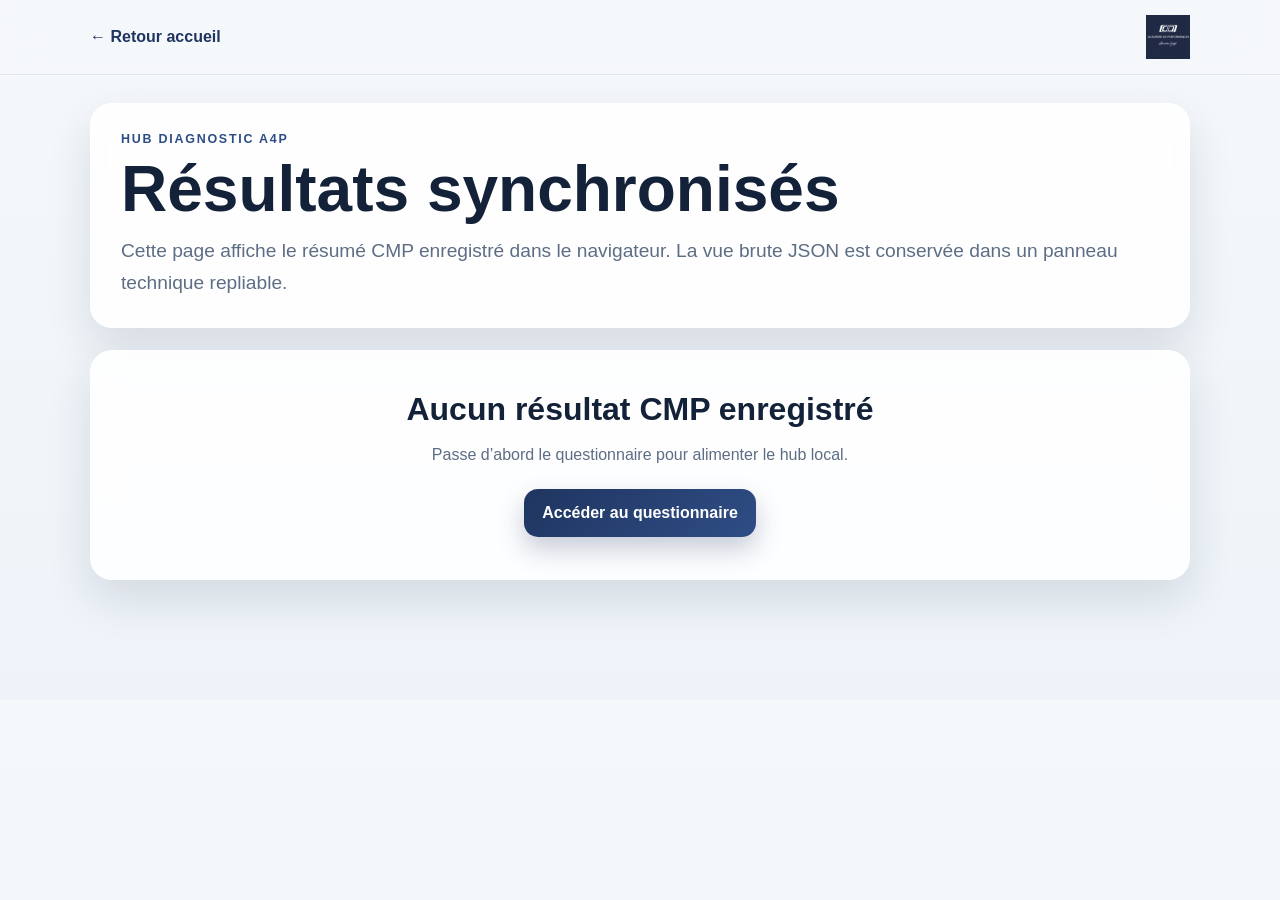
<file: hub.html>
<!DOCTYPE html>
<html lang="fr">
<head>
  <meta charset="UTF-8" />
  <meta name="viewport" content="width=device-width, initial-scale=1.0" />
  <title>Hub local A4P</title>
  <link rel="stylesheet" href="css/style.css" />
</head>
<body>
  <header class="topbar">
    <div class="container topbar-inner">
      <a class="back-link" href="index.html">← Retour accueil</a>
      <img src="assets/logo-a4p.png" alt="A4P" class="topbar-logo" />
    </div>
  </header>

  <main class="container page-stack">
    <section class="card hero-summary-card">
      <p class="eyebrow">Hub diagnostic A4P</p>
      <h1>Résultats synchronisés</h1>
      <p class="lead muted">Cette page affiche le résumé CMP enregistré dans le navigateur. La vue brute JSON est conservée dans un panneau technique repliable.</p>
    </section>

    <div id="hub-root"></div>
  </main>

  <script src="js/hub.js"></script>
</body>
</html>
</file>
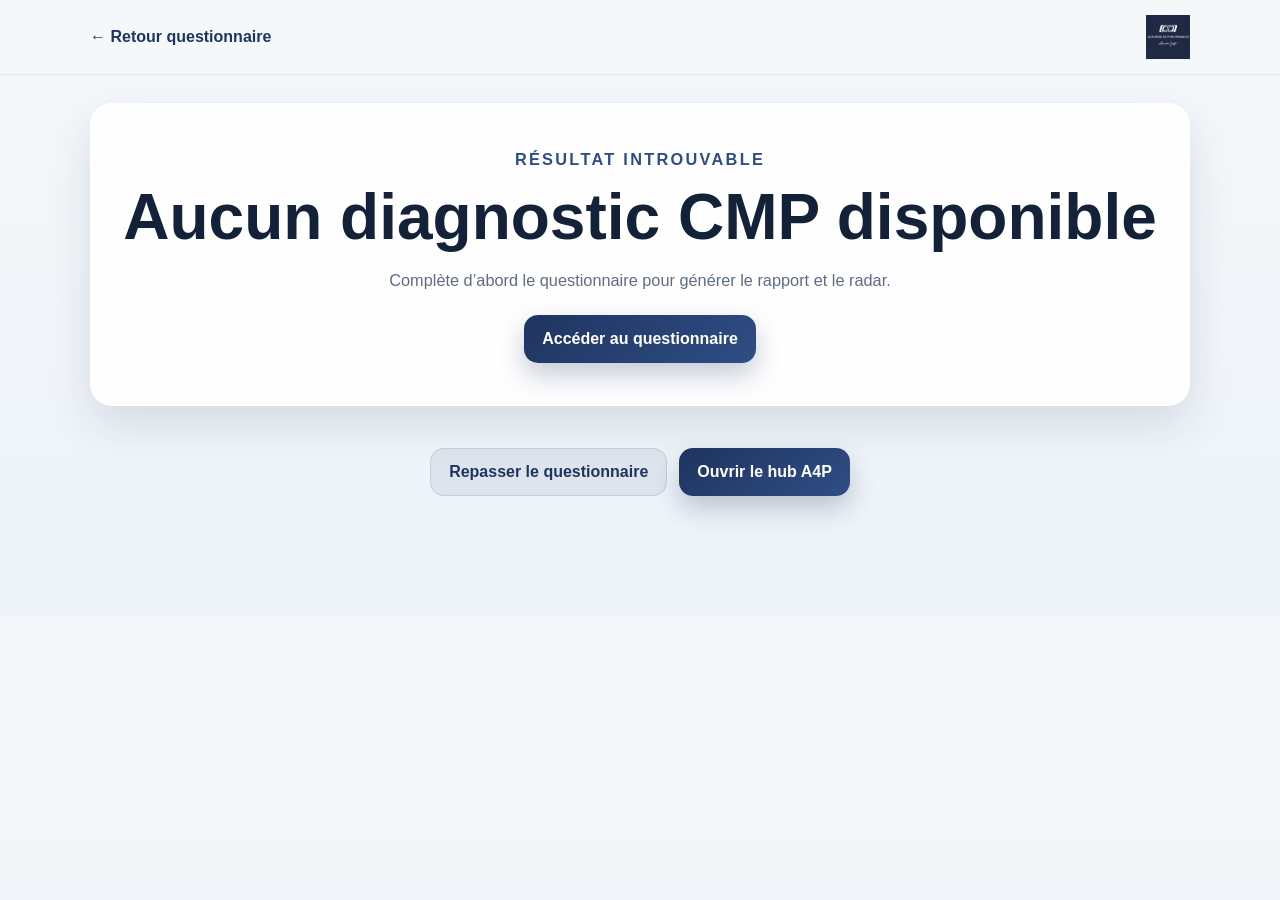
<file: resultats.html>
<!DOCTYPE html>
<html lang="fr">
<head>
  <meta charset="UTF-8" />
  <meta name="viewport" content="width=device-width, initial-scale=1.0" />
  <title>Résultats CMP A4P</title>
  <link rel="stylesheet" href="css/style.css" />
</head>
<body>
  <header class="topbar">
    <div class="container topbar-inner">
      <a class="back-link" href="test.html">← Retour questionnaire</a>
      <img src="assets/logo-a4p.png" alt="A4P" class="topbar-logo" />
    </div>
  </header>

  <main class="container page-stack results-page">
    <div id="result-root"></div>
    <div class="button-row center-row">
      <a class="btn btn-secondary" href="test.html">Repasser le questionnaire</a>
      <a class="btn btn-primary" href="hub.html">Ouvrir le hub A4P</a>
    </div>
  </main>

  <script src="js/resultats.js"></script>
</body>
</html>
</file>
<file: css/style.css>
:root {
  --bg: #eef3f8;
  --surface: rgba(255,255,255,0.88);
  --surface-strong: #ffffff;
  --primary: #1f3560;
  --primary-2: #2f4d85;
  --text: #132238;
  --muted: #5d6d84;
  --line: rgba(19,34,56,0.08);
  --success: #26a269;
  --shadow: 0 18px 45px rgba(19,34,56,0.12);
  --radius: 22px;
}
* { box-sizing: border-box; }
html { scroll-behavior: smooth; }
body {
  margin: 0;
  font-family: Inter, -apple-system, BlinkMacSystemFont, "Segoe UI", Roboto, Arial, sans-serif;
  color: var(--text);
  background: linear-gradient(180deg, #f5f8fb 0%, #edf3f8 100%);
}
img { max-width: 100%; display: block; }
a { color: inherit; text-decoration: none; }
.container { width: min(1100px, calc(100% - 32px)); margin: 0 auto; }
.page-stack { padding: 28px 0 120px; display: grid; gap: 22px; }
.page-narrow { width: min(900px, calc(100% - 32px)); }
.hero {
  position: relative;
  overflow: hidden;
  min-height: 62vh;
  background: radial-gradient(circle at top right, rgba(255,255,255,0.14), transparent 30%), linear-gradient(135deg, #1b2e57 0%, #223b71 100%);
  color: #fff;
}
.hero-home { display: flex; align-items: center; }
.overlay { position: absolute; inset: 0; background: rgba(8,17,35,0.18); }
.hero-inner { position: relative; z-index: 1; display: grid; gap: 28px; padding: 40px 0; align-items: center; }
.hero-logo { width: min(720px, 100%); margin: 0 auto; filter: drop-shadow(0 10px 25px rgba(0,0,0,0.25)); }
.hero-copy { max-width: 760px; margin: 0 auto; text-align: center; }
.eyebrow {
  margin: 0 0 10px;
  text-transform: uppercase;
  letter-spacing: .14em;
  font-size: .78rem;
  color: var(--primary-2);
  font-weight: 700;
}
.hero .eyebrow { color: rgba(255,255,255,0.78); }
h1, h2, h3 { margin: 0 0 12px; line-height: 1.05; }
h1 { font-size: clamp(2rem, 5vw, 4rem); }
h2 { font-size: clamp(1.3rem, 3vw, 2rem); }
.lead {
  margin: 0;
  font-size: clamp(1rem, 2vw, 1.2rem);
  line-height: 1.6;
  color: inherit;
}
.muted { color: var(--muted); line-height: 1.65; }
.card {
  background: var(--surface);
  border: 1px solid rgba(255,255,255,0.6);
  backdrop-filter: blur(16px);
  border-radius: var(--radius);
  box-shadow: var(--shadow);
  padding: 26px;
}
.intro-card { padding: 30px; }
.button-row { display: flex; flex-wrap: wrap; gap: 12px; margin-top: 20px; }
.center-row { justify-content: center; }
.btn {
  appearance: none; border: 0; cursor: pointer;
  display: inline-flex; align-items: center; justify-content: center;
  min-height: 48px; padding: 0 18px; border-radius: 14px;
  font-weight: 700; font-size: 1rem; transition: .2s ease;
}
.btn:hover { transform: translateY(-1px); }
.btn-primary {
  background: linear-gradient(135deg, var(--primary) 0%, var(--primary-2) 100%);
  color: #fff; box-shadow: 0 12px 26px rgba(31,53,96,0.25);
}
.btn-secondary {
  background: rgba(31,53,96,0.08); color: var(--primary);
  border: 1px solid rgba(31,53,96,0.12);
}
.topbar {
  position: sticky; top: 0; z-index: 50;
  background: rgba(245,248,251,0.88); backdrop-filter: blur(14px);
  border-bottom: 1px solid var(--line);
}
.topbar-inner {
  min-height: 74px; display: flex; align-items: center; justify-content: space-between; gap: 12px;
}
.topbar-logo { height: 44px; width: auto; }
.back-link { font-weight: 700; color: var(--primary); }
.grid-2 { display: grid; gap: 18px; grid-template-columns: repeat(2, minmax(0,1fr)); }
.nice-list { margin: 0; padding-left: 18px; line-height: 1.85; }
.chip-row { display: flex; gap: 10px; flex-wrap: wrap; margin: 10px 0 14px; }
.chip {
  display: inline-flex; align-items: center; padding: 10px 14px; border-radius: 999px;
  background: rgba(31,53,96,0.08); color: var(--primary); font-weight: 700;
}
.identity-grid { display: grid; grid-template-columns: repeat(2, minmax(0,1fr)); gap: 14px; margin-top: 22px; }
.field { display: grid; gap: 8px; }
.field-full { grid-column: 1 / -1; }
label { font-weight: 700; color: var(--primary); }
input[type="text"] {
  width: 100%; border: 1px solid rgba(19,34,56,0.12); background: #fff;
  border-radius: 14px; min-height: 52px; padding: 0 14px; font-size: 1rem;
}
.progress-card { position: sticky; top: 86px; z-index: 40; }
.progress-meta { display: flex; justify-content: space-between; gap: 12px; font-weight: 700; color: var(--primary); margin-bottom: 10px; }
.progress-bar { height: 12px; background: rgba(31,53,96,0.08); border-radius: 999px; overflow: hidden; }
#progress-fill { height: 100%; width: 0%; background: linear-gradient(90deg, var(--primary), #6d90d6); transition: width .2s ease; }
.questions-stack { display: grid; gap: 18px; }
.question-card { padding: 24px; }
.question-head { display: flex; justify-content: space-between; gap: 12px; margin-bottom: 14px; }
.question-index { color: var(--primary-2); font-weight: 800; }
.dimension-badge { font-size: .82rem; padding: 8px 12px; border-radius: 999px; background: rgba(31,53,96,0.08); color: var(--primary); font-weight: 700; }
.question-text { font-size: 1.12rem; line-height: 1.55; margin: 0 0 18px; }
.scale { display: grid; grid-template-columns: repeat(5, minmax(0,1fr)); gap: 10px; }
.scale-option { position: relative; }
.scale-option input { position: absolute; opacity: 0; pointer-events: none; }
.scale-label {
  min-height: 78px; border-radius: 18px; background: #fff; border: 1px solid rgba(19,34,56,0.10);
  display: flex; flex-direction: column; justify-content: center; align-items: center; gap: 6px;
  padding: 10px; text-align: center; transition: .16s ease; cursor: pointer;
}
.scale-number { font-size: 1.2rem; font-weight: 800; color: var(--primary); }
.scale-text { font-size: .8rem; color: var(--muted); line-height: 1.25; }
.scale-option input:checked + .scale-label {
  border-color: rgba(47,77,133,0.45); background: linear-gradient(180deg, #f4f7ff 0%, #eaf1ff 100%);
  box-shadow: 0 12px 25px rgba(31,53,96,0.12);
  transform: translateY(-1px);
}
.sticky-actions {
  position: sticky; bottom: 0; z-index: 60; padding: 14px 0 18px;
  background: linear-gradient(180deg, rgba(238,243,248,0) 0%, rgba(238,243,248,0.92) 24%, rgba(238,243,248,1) 100%);
}
.sticky-inner { display: flex; gap: 12px; justify-content: flex-end; }
.hero-meta, .meta-grid { display: flex; flex-wrap: wrap; gap: 12px; }
.meta-pill {
  display: inline-flex; align-items: center; gap: 8px; padding: 10px 14px; border-radius: 999px;
  background: rgba(31,53,96,0.08); color: var(--primary); font-weight: 700;
}
.score-grid { display: grid; gap: 14px; }
.score-row { display: grid; grid-template-columns: 120px 1fr 48px; gap: 12px; align-items: center; }
.score-label { font-weight: 700; color: var(--primary); text-transform: capitalize; }
.score-track { height: 12px; background: rgba(31,53,96,0.08); border-radius: 999px; overflow: hidden; }
.score-fill { height: 100%; background: linear-gradient(90deg, var(--primary), #7ea0e0); }
.score-value { text-align: right; font-weight: 800; color: var(--primary); }
.two-col { display: grid; gap: 18px; grid-template-columns: repeat(2, minmax(0,1fr)); }
.panel-title { margin-bottom: 8px; }
.radar-wrap { display: grid; place-items: center; }
#radar-chart { width: min(100%, 460px); height: auto; }
.empty-state { text-align: center; padding: 42px 26px; }
.code-block {
  margin: 0; padding: 16px; border-radius: 18px; background: #0f1d34; color: #dbe5ff;
  overflow: auto; font-size: .9rem; line-height: 1.55;
}
@media (max-width: 860px) {
  .grid-2, .two-col, .identity-grid { grid-template-columns: 1fr; }
  .sticky-inner { justify-content: stretch; }
  .sticky-inner .btn { flex: 1; }
}
@media (max-width: 680px) {
  .container, .page-narrow { width: min(100% - 20px, 1000px); }
  .hero { min-height: 50vh; }
  .card { padding: 20px; border-radius: 18px; }
  .scale { grid-template-columns: 1fr; }
  .scale-label { min-height: 62px; flex-direction: row; justify-content: flex-start; gap: 12px; text-align: left; padding: 12px 14px; }
  .score-row { grid-template-columns: 1fr; }
}


.brand-inline{display:flex;align-items:center;gap:14px;min-width:0}
.brand-title{display:block;font-size:1.15rem;color:var(--primary)}
.topbar-home{position:relative;background:transparent;border-bottom:0;padding-top:10px}
.topbar-logo-large{height:52px}
.page-home{padding-top:12px}
.hero-card{padding:34px;background:linear-gradient(135deg,#ffffff 0%,rgba(255,255,255,.95) 100%)}
.hero-grid{display:grid;grid-template-columns:minmax(0,1.4fr) minmax(260px,.8fr);gap:26px;align-items:center}
.hero-brand-panel{border-radius:24px;background:linear-gradient(135deg,#1b2e57 0%, #233d72 100%);padding:22px;display:grid;place-items:center;min-height:260px;box-shadow:inset 0 1px 0 rgba(255,255,255,.08)}
.hero-panel-logo{width:min(100%,360px);filter:drop-shadow(0 10px 25px rgba(0,0,0,.22))}
.muted-strong{color:var(--muted);max-width:740px}
.btn-small{min-height:42px;padding:0 14px;font-size:.95rem}
.stats-grid{display:grid;grid-template-columns:repeat(4,minmax(0,1fr));gap:16px}
.stat-card{text-align:center;padding:22px}
.stat-number{display:block;font-size:2rem;font-weight:800;color:var(--primary);line-height:1}
.stat-label{display:block;margin-top:8px;color:var(--muted);font-weight:700}
.results-page .card p,.results-page .card li{font-size:1.02rem;line-height:1.7}
.hero-summary-card{padding:28px 30px}
.hero-score{display:grid;grid-template-columns:repeat(3,minmax(0,1fr));gap:12px;margin-top:18px}
.hero-score .meta-pill{justify-content:center}
.section-text{font-size:1.04rem;line-height:1.78;color:var(--text)}
.section-heading{margin-bottom:10px}
#radar-chart{width:min(100%,380px)!important;height:auto}
.radar-card{min-height:420px}
.result-root-stack{display:grid;gap:20px}
.details-block summary{cursor:pointer;font-weight:700;color:var(--primary)}
.details-block[open] summary{margin-bottom:12px}
.hub-dims{display:grid;gap:14px;margin-top:16px}
.hub-note{margin-top:16px}
@media (max-width: 960px){
  .hero-grid{grid-template-columns:1fr}
  .hero-brand-panel{order:-1;min-height:200px}
  .stats-grid{grid-template-columns:repeat(2,minmax(0,1fr))}
  .hero-score{grid-template-columns:1fr}
}
@media (max-width: 680px){
  .topbar-inner{min-height:68px}
  .topbar-logo{height:40px}
  .back-link{font-size:.98rem}
  .hero-card{padding:22px}
  .hero-brand-panel{min-height:140px;padding:16px}
  .hero-panel-logo{width:min(100%,250px)}
  .stats-grid{grid-template-columns:1fr 1fr}
  .stat-card{padding:18px}
  .hero-summary-card{padding:22px}
  .hero-score .meta-pill{justify-content:flex-start}
  .results-page .card p,.results-page .card li{font-size:1rem}
  .radar-card{min-height:auto}
}
</file>
